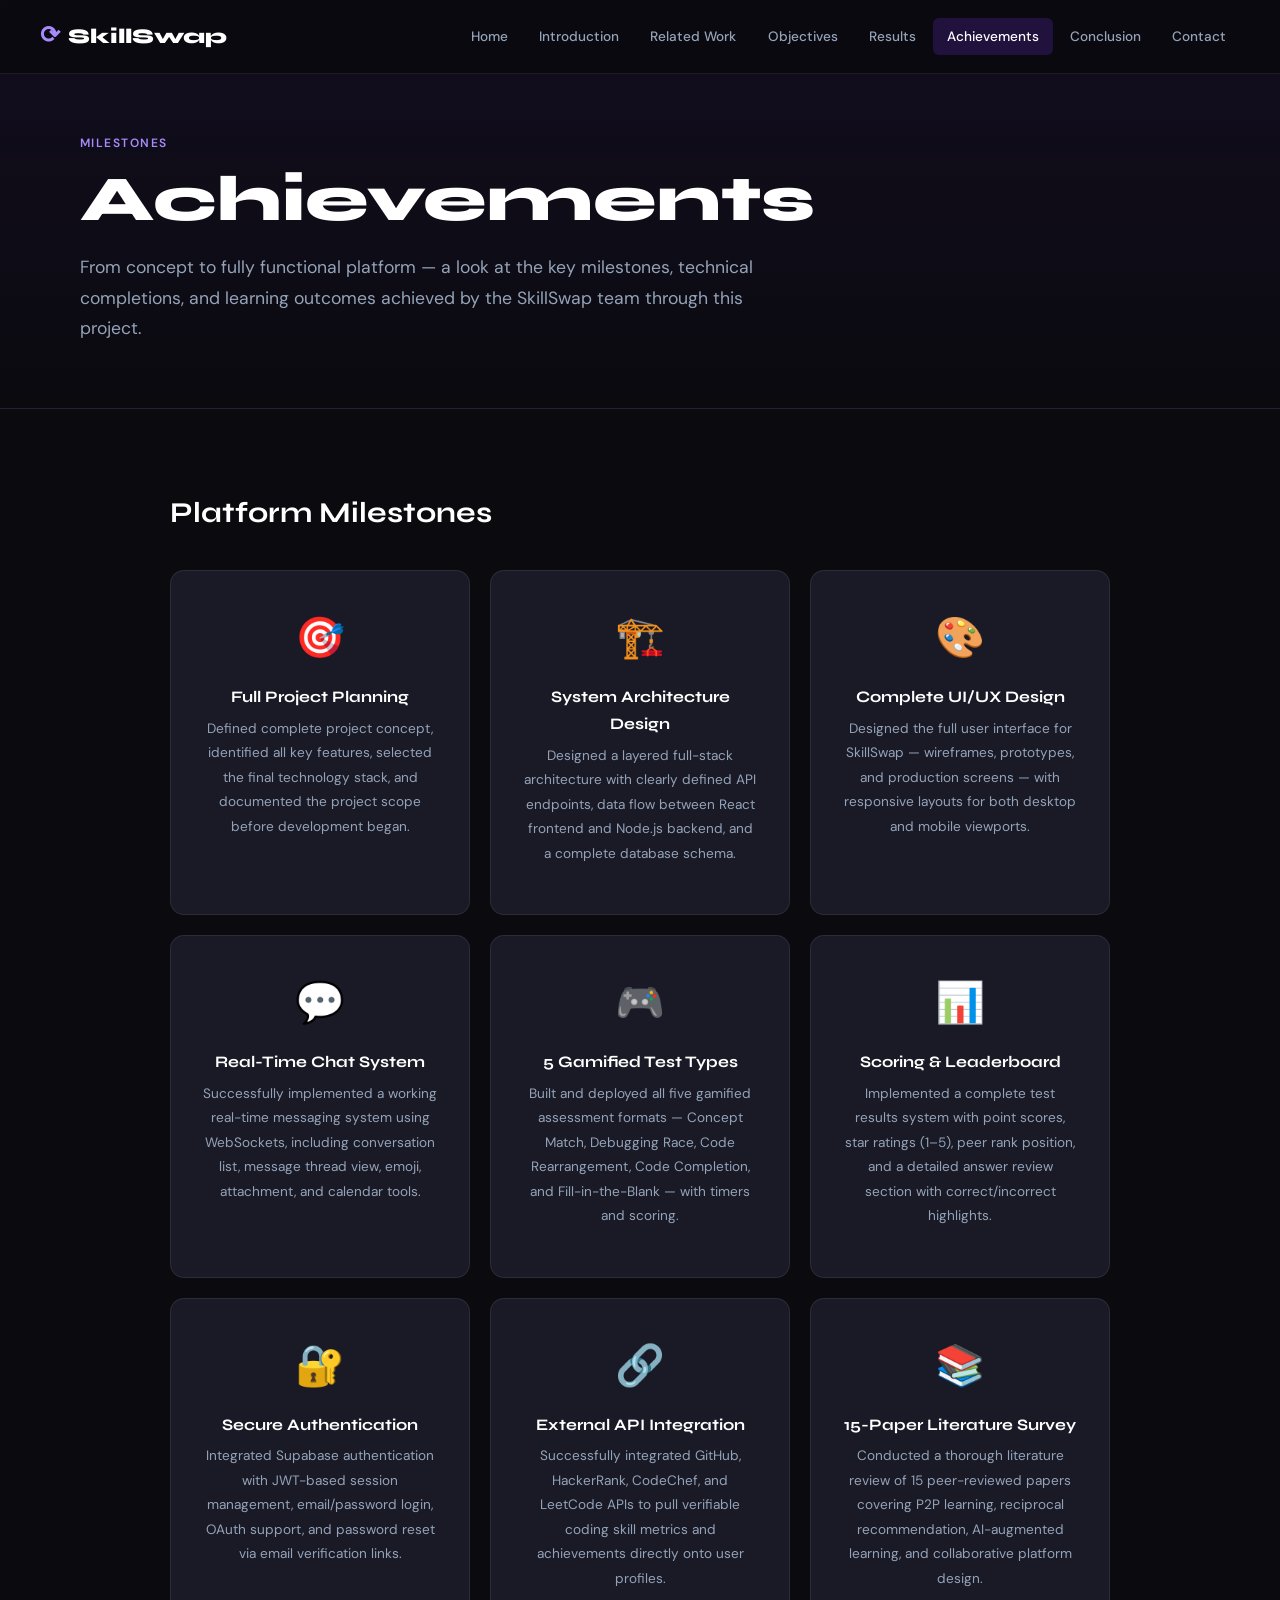
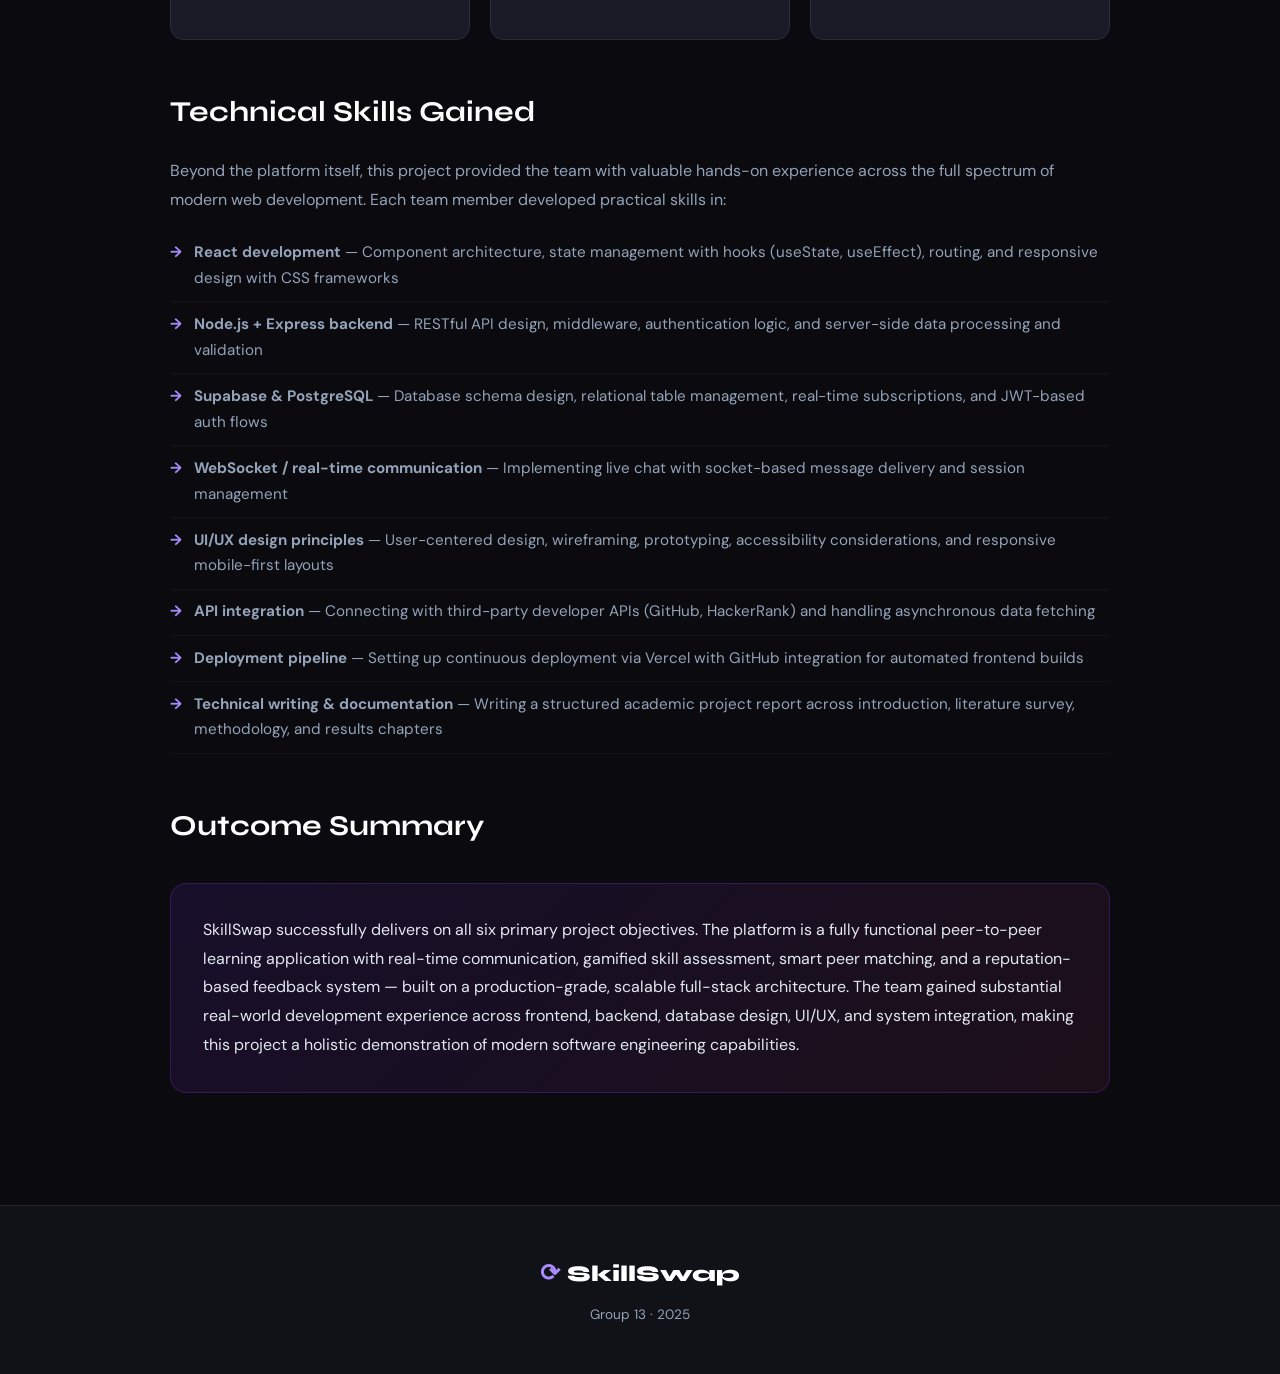
<file: achievements.html>
<!DOCTYPE html>
<html lang="en">
<head>
  <meta charset="UTF-8" /><meta name="viewport" content="width=device-width, initial-scale=1.0"/>
  <title>Achievements — SkillSwap</title>
  <link rel="stylesheet" href="style.css" />
  <link href="https://fonts.googleapis.com/css2?family=Syne:wght@400;600;700;800&family=DM+Sans:ital,wght@0,300;0,400;0,500;1,300&display=swap" rel="stylesheet"/>
</head>
<body>
  <nav class="navbar" id="navbar">
    <div class="nav-brand"><span class="brand-icon">⟳</span><span class="brand-text">SkillSwap</span></div>
    <ul class="nav-links">
      <li><a href="index.html">Home</a></li>
      <li><a href="introduction.html">Introduction</a></li>
      <li><a href="related-work.html">Related Work</a></li>
      <li><a href="objectives.html">Objectives</a></li>
      <li><a href="results.html">Results</a></li>
      <li><a href="achievements.html" class="active">Achievements</a></li>
      <li><a href="conclusion.html">Conclusion</a></li>
      <li><a href="contact.html">Contact</a></li>
    </ul>
    <div class="nav-toggle" id="navToggle">&#9776;</div>
  </nav>

  <div class="page-hero">
    <span class="page-hero-label">Milestones</span>
    <h1>Achievements</h1>
    <p class="lead">From concept to fully functional platform — a look at the key milestones, technical completions, and learning outcomes achieved by the SkillSwap team through this project.</p>
  </div>

  <div class="page-content">

    <h2>Platform Milestones</h2>
    <div class="ach-grid">
      <div class="ach-card">
        <span class="ach-icon">🎯</span>
        <h3>Full Project Planning</h3>
        <p>Defined complete project concept, identified all key features, selected the final technology stack, and documented the project scope before development began.</p>
      </div>
      <div class="ach-card">
        <span class="ach-icon">🏗️</span>
        <h3>System Architecture Design</h3>
        <p>Designed a layered full-stack architecture with clearly defined API endpoints, data flow between React frontend and Node.js backend, and a complete database schema.</p>
      </div>
      <div class="ach-card">
        <span class="ach-icon">🎨</span>
        <h3>Complete UI/UX Design</h3>
        <p>Designed the full user interface for SkillSwap — wireframes, prototypes, and production screens — with responsive layouts for both desktop and mobile viewports.</p>
      </div>
      <div class="ach-card">
        <span class="ach-icon">💬</span>
        <h3>Real-Time Chat System</h3>
        <p>Successfully implemented a working real-time messaging system using WebSockets, including conversation list, message thread view, emoji, attachment, and calendar tools.</p>
      </div>
      <div class="ach-card">
        <span class="ach-icon">🎮</span>
        <h3>5 Gamified Test Types</h3>
        <p>Built and deployed all five gamified assessment formats — Concept Match, Debugging Race, Code Rearrangement, Code Completion, and Fill-in-the-Blank — with timers and scoring.</p>
      </div>
      <div class="ach-card">
        <span class="ach-icon">📊</span>
        <h3>Scoring &amp; Leaderboard</h3>
        <p>Implemented a complete test results system with point scores, star ratings (1–5), peer rank position, and a detailed answer review section with correct/incorrect highlights.</p>
      </div>
      <div class="ach-card">
        <span class="ach-icon">🔐</span>
        <h3>Secure Authentication</h3>
        <p>Integrated Supabase authentication with JWT-based session management, email/password login, OAuth support, and password reset via email verification links.</p>
      </div>
      <div class="ach-card">
        <span class="ach-icon">🔗</span>
        <h3>External API Integration</h3>
        <p>Successfully integrated GitHub, HackerRank, CodeChef, and LeetCode APIs to pull verifiable coding skill metrics and achievements directly onto user profiles.</p>
      </div>
      <div class="ach-card">
        <span class="ach-icon">📚</span>
        <h3>15-Paper Literature Survey</h3>
        <p>Conducted a thorough literature review of 15 peer-reviewed papers covering P2P learning, reciprocal recommendation, AI-augmented learning, and collaborative platform design.</p>
      </div>
    </div>

    <h2>Technical Skills Gained</h2>
    <p>Beyond the platform itself, this project provided the team with valuable hands-on experience across the full spectrum of modern web development. Each team member developed practical skills in:</p>
    <ul>
      <li><strong>React development</strong> — Component architecture, state management with hooks (useState, useEffect), routing, and responsive design with CSS frameworks</li>
      <li><strong>Node.js + Express backend</strong> — RESTful API design, middleware, authentication logic, and server-side data processing and validation</li>
      <li><strong>Supabase &amp; PostgreSQL</strong> — Database schema design, relational table management, real-time subscriptions, and JWT-based auth flows</li>
      <li><strong>WebSocket / real-time communication</strong> — Implementing live chat with socket-based message delivery and session management</li>
      <li><strong>UI/UX design principles</strong> — User-centered design, wireframing, prototyping, accessibility considerations, and responsive mobile-first layouts</li>
      <li><strong>API integration</strong> — Connecting with third-party developer APIs (GitHub, HackerRank) and handling asynchronous data fetching</li>
      <li><strong>Deployment pipeline</strong> — Setting up continuous deployment via Vercel with GitHub integration for automated frontend builds</li>
      <li><strong>Technical writing &amp; documentation</strong> — Writing a structured academic project report across introduction, literature survey, methodology, and results chapters</li>
    </ul>

    <h2>Outcome Summary</h2>
    <div class="highlight-box">
      <p>SkillSwap successfully delivers on all six primary project objectives. The platform is a fully functional peer-to-peer learning application with real-time communication, gamified skill assessment, smart peer matching, and a reputation-based feedback system — built on a production-grade, scalable full-stack architecture. The team gained substantial real-world development experience across frontend, backend, database design, UI/UX, and system integration, making this project a holistic demonstration of modern software engineering capabilities.</p>
    </div>

  </div>

  <footer class="footer">
    <div class="footer-inner">
      <div class="footer-brand"><span class="brand-icon">⟳</span> SkillSwap</div>
      <p class="footer-sub">Group 13 · 2025</p>
    </div>
  </footer>
  <script src="main.js"></script>
</body>
</html>
</file>
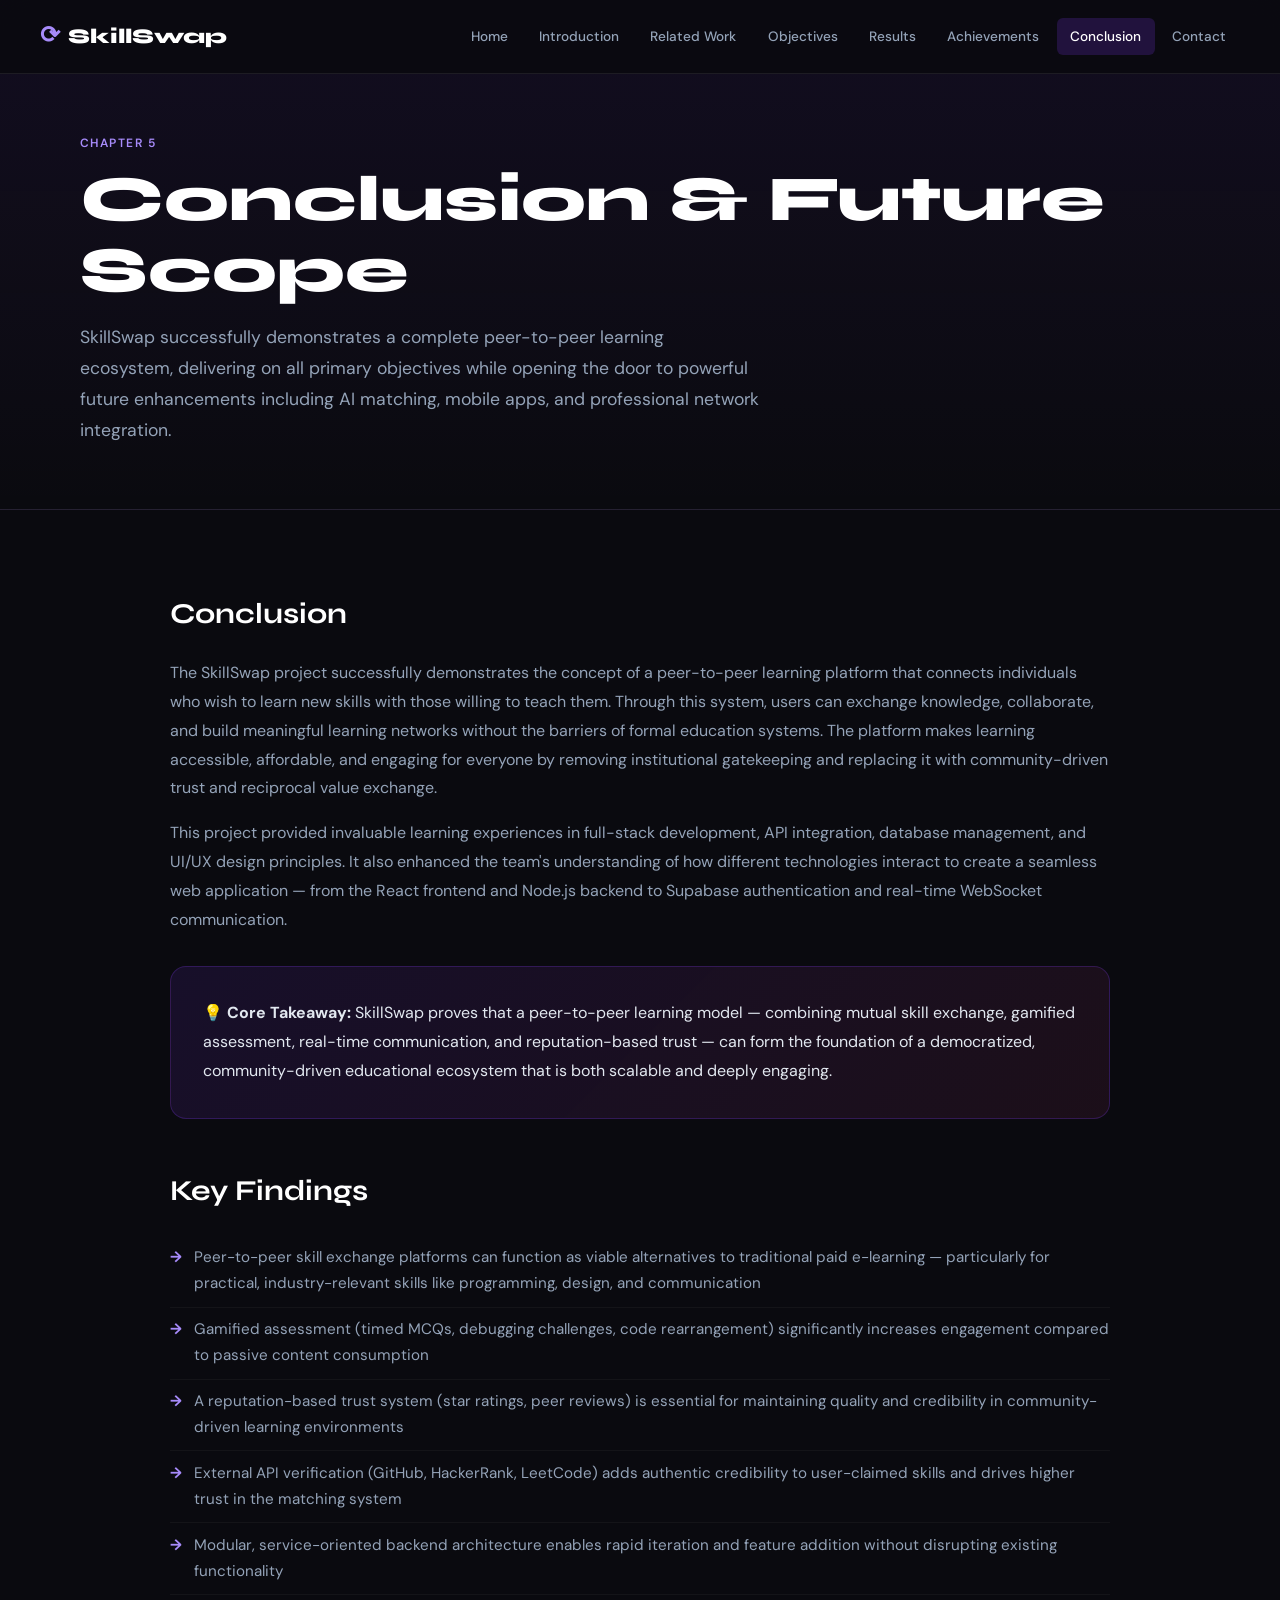
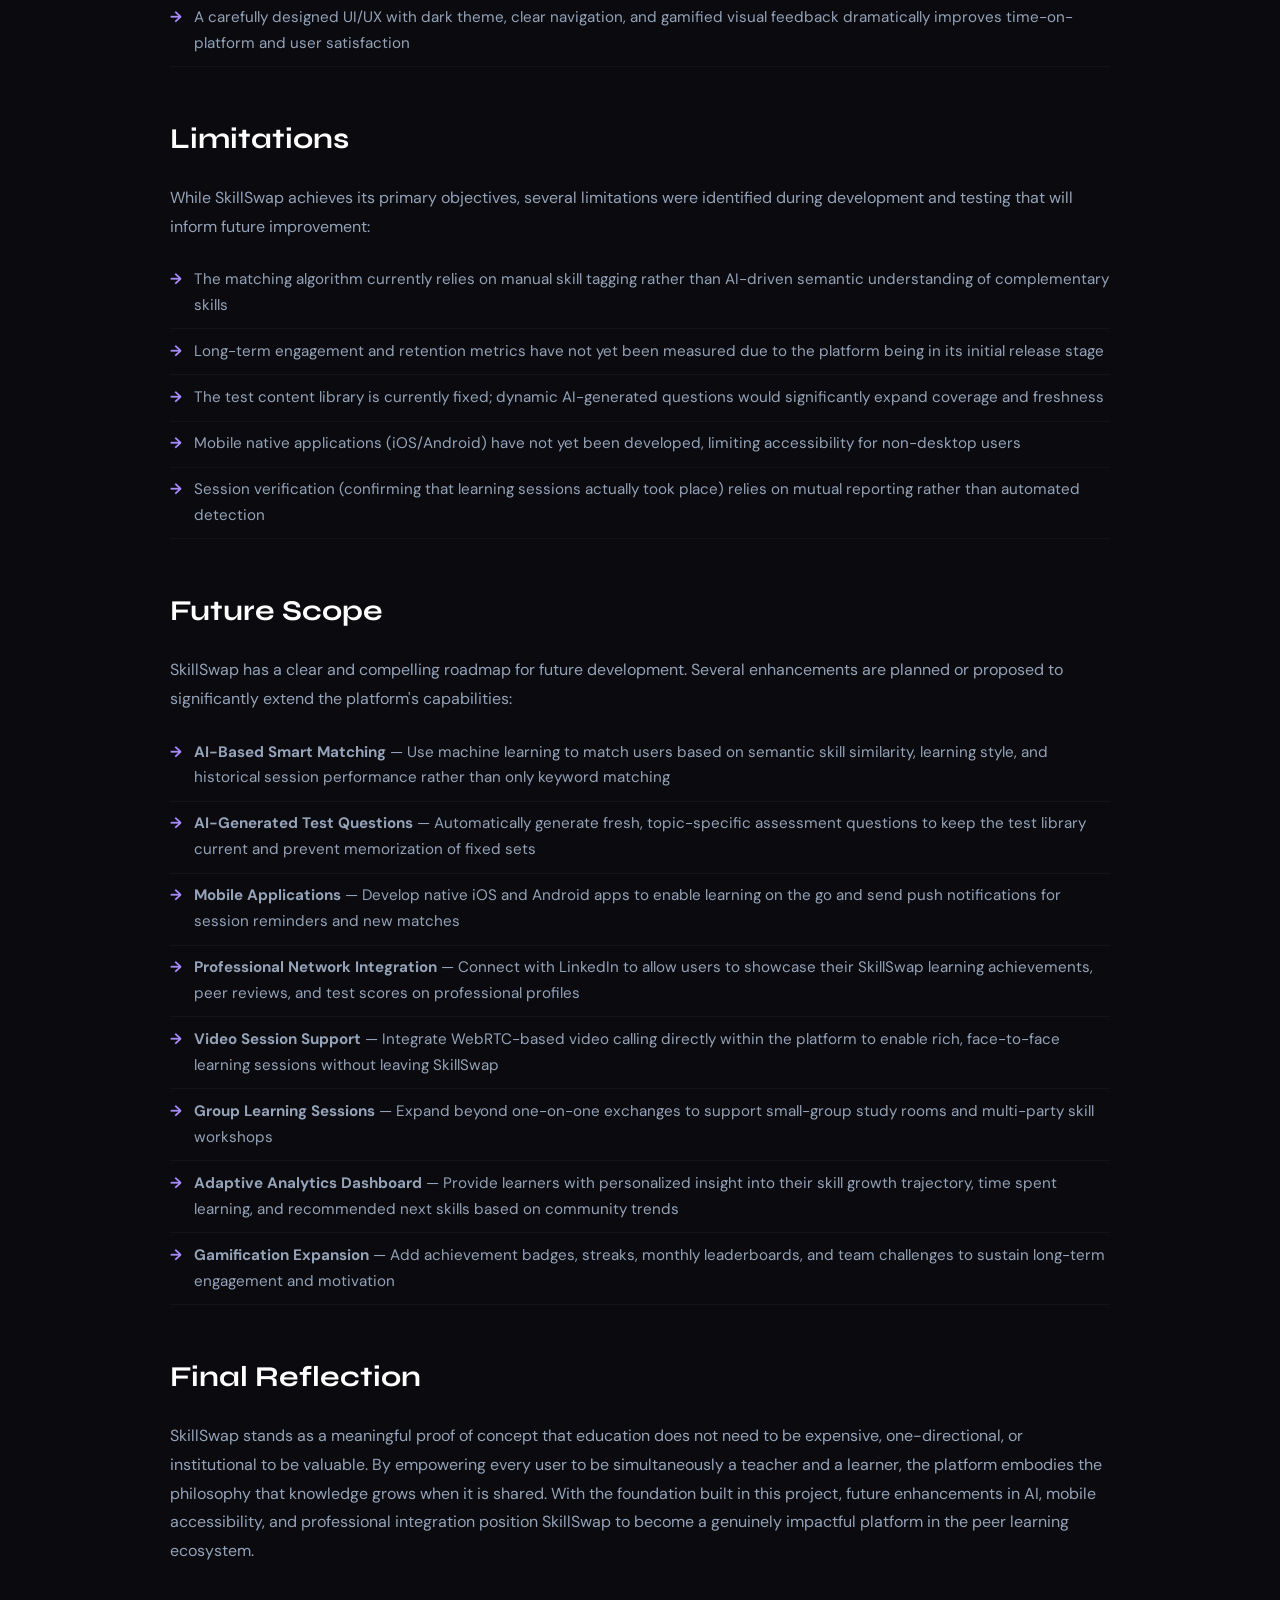
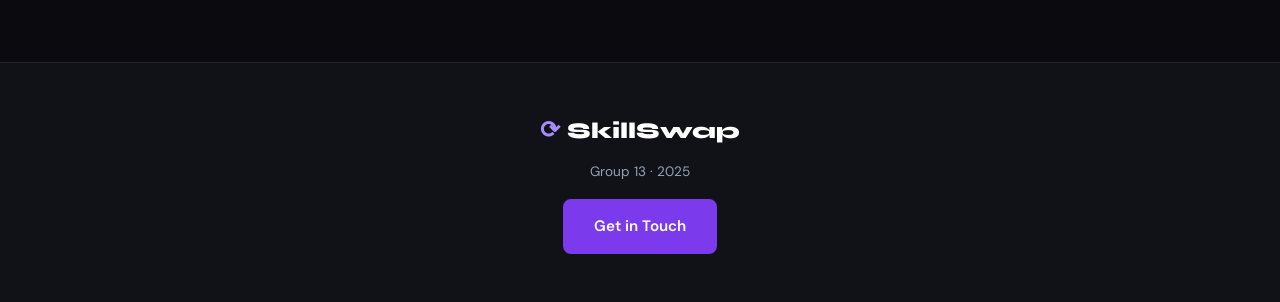
<file: conclusion.html>
<!DOCTYPE html>
<html lang="en">
<head>
  <meta charset="UTF-8" /><meta name="viewport" content="width=device-width, initial-scale=1.0"/>
  <title>Conclusion — SkillSwap</title>
  <link rel="stylesheet" href="style.css" />
  <link href="https://fonts.googleapis.com/css2?family=Syne:wght@400;600;700;800&family=DM+Sans:ital,wght@0,300;0,400;0,500;1,300&display=swap" rel="stylesheet"/>
</head>
<body>
  <nav class="navbar" id="navbar">
    <div class="nav-brand"><span class="brand-icon">⟳</span><span class="brand-text">SkillSwap</span></div>
    <ul class="nav-links">
      <li><a href="index.html">Home</a></li>
      <li><a href="introduction.html">Introduction</a></li>
      <li><a href="related-work.html">Related Work</a></li>
      <li><a href="objectives.html">Objectives</a></li>
      <li><a href="results.html">Results</a></li>
      <li><a href="achievements.html">Achievements</a></li>
      <li><a href="conclusion.html" class="active">Conclusion</a></li>
      <li><a href="contact.html">Contact</a></li>
    </ul>
    <div class="nav-toggle" id="navToggle">&#9776;</div>
  </nav>

  <div class="page-hero">
    <span class="page-hero-label">Chapter 5</span>
    <h1>Conclusion &amp; Future Scope</h1>
    <p class="lead">SkillSwap successfully demonstrates a complete peer-to-peer learning ecosystem, delivering on all primary objectives while opening the door to powerful future enhancements including AI matching, mobile apps, and professional network integration.</p>
  </div>

  <div class="page-content">

    <h2>Conclusion</h2>
    <p>The SkillSwap project successfully demonstrates the concept of a peer-to-peer learning platform that connects individuals who wish to learn new skills with those willing to teach them. Through this system, users can exchange knowledge, collaborate, and build meaningful learning networks without the barriers of formal education systems. The platform makes learning accessible, affordable, and engaging for everyone by removing institutional gatekeeping and replacing it with community-driven trust and reciprocal value exchange.</p>
    <p>This project provided invaluable learning experiences in full-stack development, API integration, database management, and UI/UX design principles. It also enhanced the team's understanding of how different technologies interact to create a seamless web application — from the React frontend and Node.js backend to Supabase authentication and real-time WebSocket communication.</p>

    <div class="highlight-box">
      <p>💡 <strong>Core Takeaway:</strong> SkillSwap proves that a peer-to-peer learning model — combining mutual skill exchange, gamified assessment, real-time communication, and reputation-based trust — can form the foundation of a democratized, community-driven educational ecosystem that is both scalable and deeply engaging.</p>
    </div>

    <h2>Key Findings</h2>
    <ul>
      <li>Peer-to-peer skill exchange platforms can function as viable alternatives to traditional paid e-learning — particularly for practical, industry-relevant skills like programming, design, and communication</li>
      <li>Gamified assessment (timed MCQs, debugging challenges, code rearrangement) significantly increases engagement compared to passive content consumption</li>
      <li>A reputation-based trust system (star ratings, peer reviews) is essential for maintaining quality and credibility in community-driven learning environments</li>
      <li>External API verification (GitHub, HackerRank, LeetCode) adds authentic credibility to user-claimed skills and drives higher trust in the matching system</li>
      <li>Modular, service-oriented backend architecture enables rapid iteration and feature addition without disrupting existing functionality</li>
      <li>A carefully designed UI/UX with dark theme, clear navigation, and gamified visual feedback dramatically improves time-on-platform and user satisfaction</li>
    </ul>

    <h2>Limitations</h2>
    <p>While SkillSwap achieves its primary objectives, several limitations were identified during development and testing that will inform future improvement:</p>
    <ul>
      <li>The matching algorithm currently relies on manual skill tagging rather than AI-driven semantic understanding of complementary skills</li>
      <li>Long-term engagement and retention metrics have not yet been measured due to the platform being in its initial release stage</li>
      <li>The test content library is currently fixed; dynamic AI-generated questions would significantly expand coverage and freshness</li>
      <li>Mobile native applications (iOS/Android) have not yet been developed, limiting accessibility for non-desktop users</li>
      <li>Session verification (confirming that learning sessions actually took place) relies on mutual reporting rather than automated detection</li>
    </ul>

    <h2>Future Scope</h2>
    <p>SkillSwap has a clear and compelling roadmap for future development. Several enhancements are planned or proposed to significantly extend the platform's capabilities:</p>
    <ul>
      <li><strong>AI-Based Smart Matching</strong> — Use machine learning to match users based on semantic skill similarity, learning style, and historical session performance rather than only keyword matching</li>
      <li><strong>AI-Generated Test Questions</strong> — Automatically generate fresh, topic-specific assessment questions to keep the test library current and prevent memorization of fixed sets</li>
      <li><strong>Mobile Applications</strong> — Develop native iOS and Android apps to enable learning on the go and send push notifications for session reminders and new matches</li>
      <li><strong>Professional Network Integration</strong> — Connect with LinkedIn to allow users to showcase their SkillSwap learning achievements, peer reviews, and test scores on professional profiles</li>
      <li><strong>Video Session Support</strong> — Integrate WebRTC-based video calling directly within the platform to enable rich, face-to-face learning sessions without leaving SkillSwap</li>
      <li><strong>Group Learning Sessions</strong> — Expand beyond one-on-one exchanges to support small-group study rooms and multi-party skill workshops</li>
      <li><strong>Adaptive Analytics Dashboard</strong> — Provide learners with personalized insight into their skill growth trajectory, time spent learning, and recommended next skills based on community trends</li>
      <li><strong>Gamification Expansion</strong> — Add achievement badges, streaks, monthly leaderboards, and team challenges to sustain long-term engagement and motivation</li>
    </ul>

    <h2>Final Reflection</h2>
    <p>SkillSwap stands as a meaningful proof of concept that education does not need to be expensive, one-directional, or institutional to be valuable. By empowering every user to be simultaneously a teacher and a learner, the platform embodies the philosophy that knowledge grows when it is shared. With the foundation built in this project, future enhancements in AI, mobile accessibility, and professional integration position SkillSwap to become a genuinely impactful platform in the peer learning ecosystem.</p>

  </div>

  <footer class="footer">
    <div class="footer-inner">
      <div class="footer-brand"><span class="brand-icon">⟳</span> SkillSwap</div>
      <p class="footer-sub">Group 13 · 2025</p>
      <a href="contact.html" class="btn-primary" style="margin-top:1rem;display:inline-block;">Get in Touch</a>
    </div>
  </footer>
  <script src="main.js"></script>
</body>
</html>
</file>
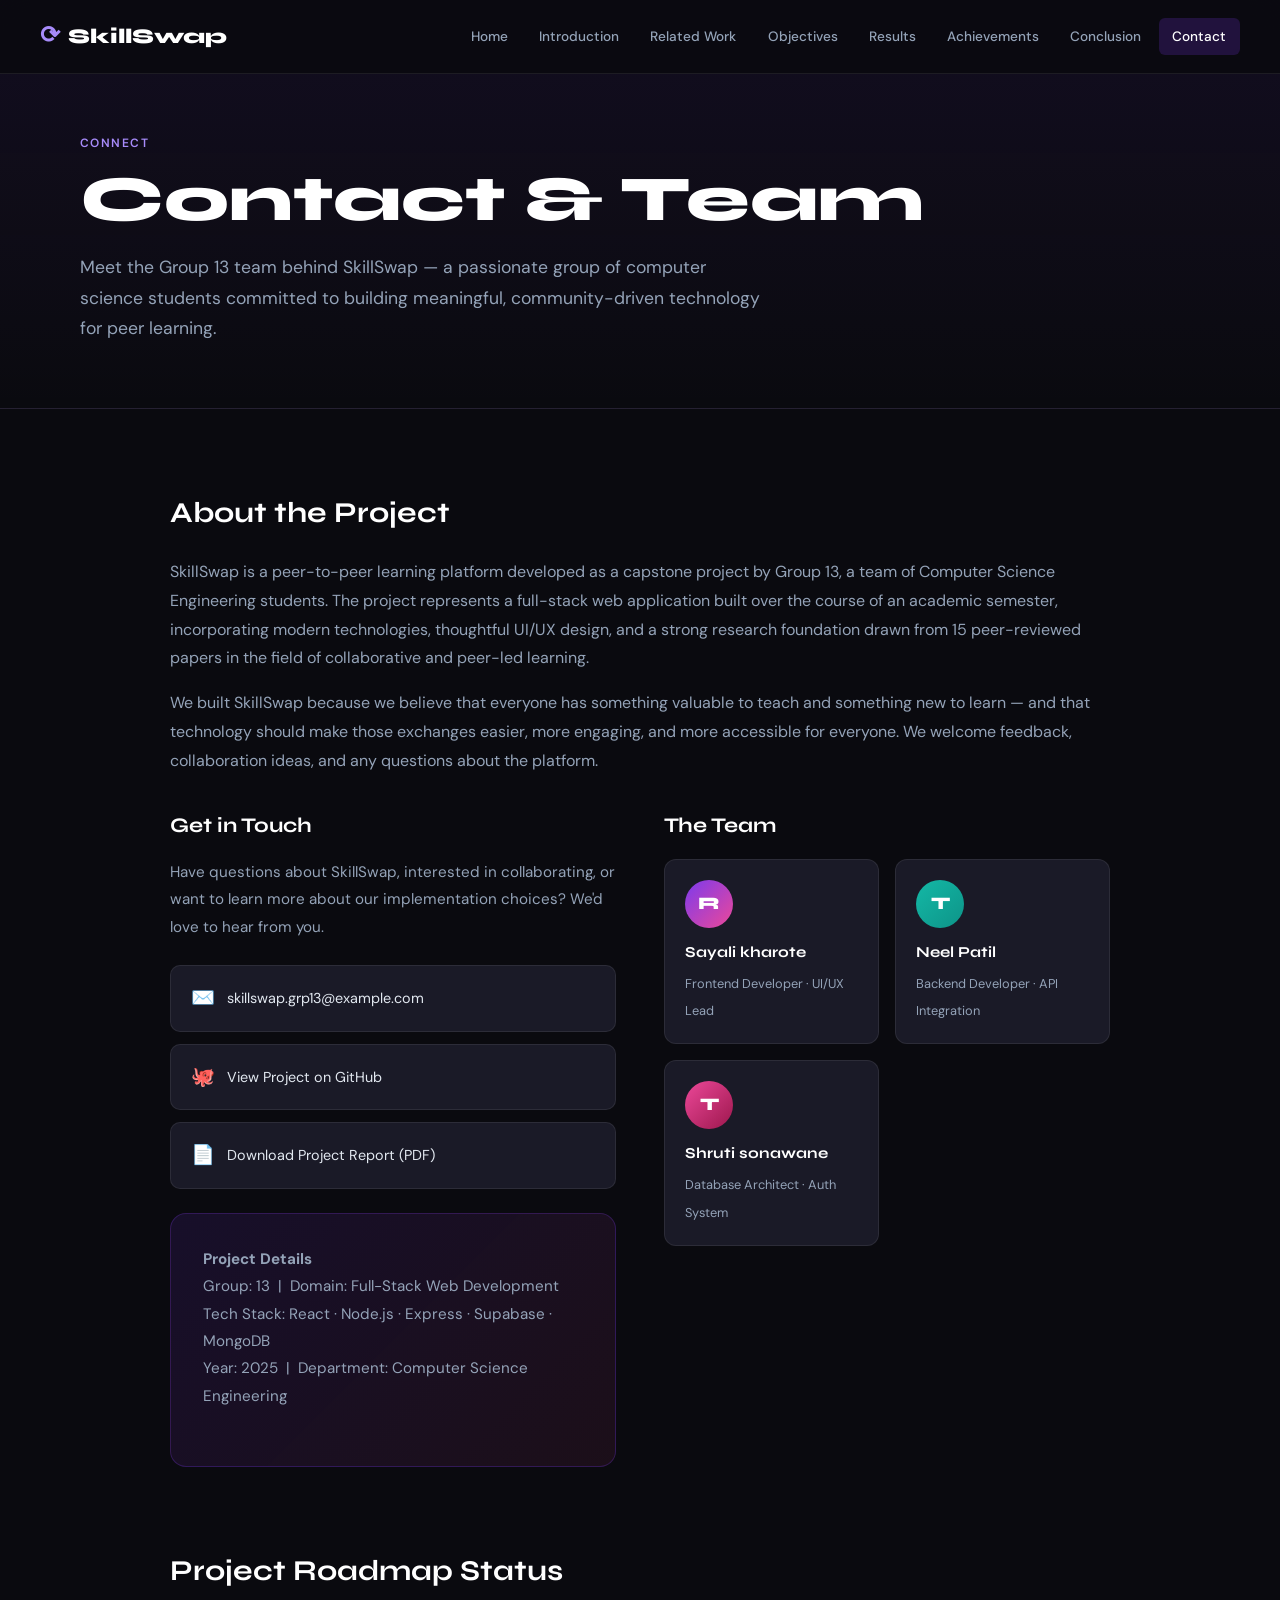
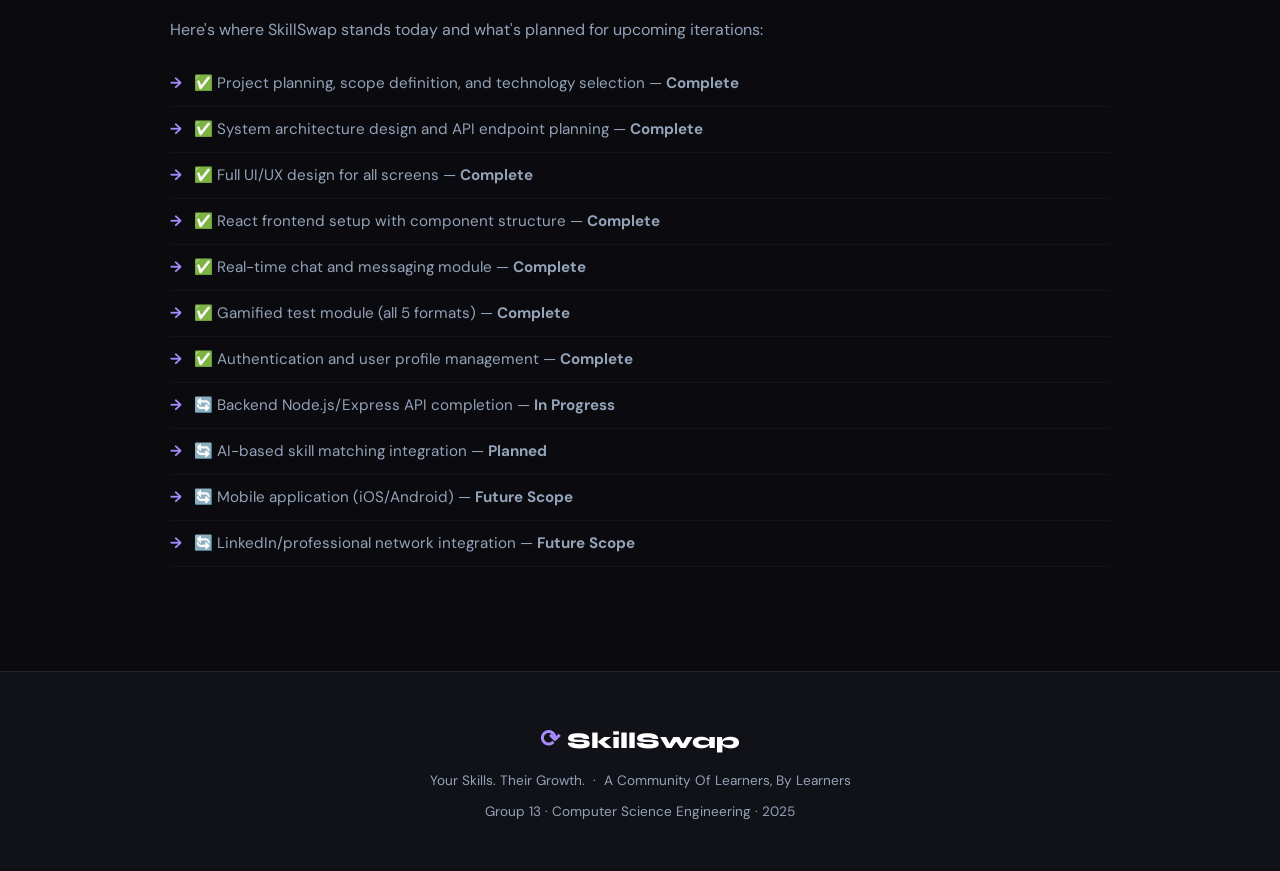
<file: contact.html>
<!DOCTYPE html>
<html lang="en">
<head>
  <meta charset="UTF-8" /><meta name="viewport" content="width=device-width, initial-scale=1.0"/>
  <title>Contact — SkillSwap</title>
  <link rel="stylesheet" href="style.css" />
  <link href="https://fonts.googleapis.com/css2?family=Syne:wght@400;600;700;800&family=DM+Sans:ital,wght@0,300;0,400;0,500;1,300&display=swap" rel="stylesheet"/>
</head>
<body>
  <nav class="navbar" id="navbar">
    <div class="nav-brand"><span class="brand-icon">⟳</span><span class="brand-text">SkillSwap</span></div>
    <ul class="nav-links">
      <li><a href="index.html">Home</a></li>
      <li><a href="introduction.html">Introduction</a></li>
      <li><a href="related-work.html">Related Work</a></li>
      <li><a href="objectives.html">Objectives</a></li>
      <li><a href="results.html">Results</a></li>
      <li><a href="achievements.html">Achievements</a></li>
      <li><a href="conclusion.html">Conclusion</a></li>
      <li><a href="contact.html" class="active">Contact</a></li>
    </ul>
    <div class="nav-toggle" id="navToggle">&#9776;</div>
  </nav>

  <div class="page-hero">
    <span class="page-hero-label">Connect</span>
    <h1>Contact &amp; Team</h1>
    <p class="lead">Meet the Group 13 team behind SkillSwap — a passionate group of computer science students committed to building meaningful, community-driven technology for peer learning.</p>
  </div>

  <div class="page-content">

    <h2>About the Project</h2>
    <p>SkillSwap is a peer-to-peer learning platform developed as a capstone project by Group 13, a team of Computer Science Engineering students. The project represents a full-stack web application built over the course of an academic semester, incorporating modern technologies, thoughtful UI/UX design, and a strong research foundation drawn from 15 peer-reviewed papers in the field of collaborative and peer-led learning.</p>
    <p>We built SkillSwap because we believe that everyone has something valuable to teach and something new to learn — and that technology should make those exchanges easier, more engaging, and more accessible for everyone. We welcome feedback, collaboration ideas, and any questions about the platform.</p>

    <div class="contact-grid">
      <div class="contact-info">
        <h3>Get in Touch</h3>
        <p>Have questions about SkillSwap, interested in collaborating, or want to learn more about our implementation choices? We'd love to hear from you.</p>
        <a class="contact-link" href="mailto:skillswap.grp13@example.com">
          <span class="contact-link-icon">✉️</span>
          skillswap.grp13@example.com
        </a>
        <a class="contact-link" href="https://github.com/" target="_blank">
          <span class="contact-link-icon">🐙</span>
          View Project on GitHub
        </a>
        <a class="contact-link" href="#">
          <span class="contact-link-icon">📄</span>
          Download Project Report (PDF)
        </a>
        <div class="highlight-box" style="margin-top:1.5rem;">
          <p><strong>Project Details</strong><br/>
          Group: 13 &nbsp;|&nbsp; Domain: Full-Stack Web Development<br/>
          Tech Stack: React · Node.js · Express · Supabase · MongoDB<br/>
          Year: 2025 &nbsp;|&nbsp; Department: Computer Science Engineering</p>
        </div>
      </div>

      <div>
        <h3 style="font-family:var(--font-display);font-size:1.3rem;font-weight:700;color:var(--white);margin-bottom:1rem;">The Team</h3>
        <div class="team-grid">
          <div class="team-card">
            <div class="team-avatar">R</div>
            <h4>Sayali kharote</h4>
            <span>Frontend Developer · UI/UX Lead</span>
          </div>
          <div class="team-card">
            <div class="team-avatar" style="background:linear-gradient(135deg,#14b8a6,#0d9488);">T</div>
            <h4>Neel Patil</h4>
            <span>Backend Developer · API Integration</span>
          </div>
          <div class="team-card">
            <div class="team-avatar" style="background:linear-gradient(135deg,#ec4899,#9d174d);">T</div>
            <h4>Shruti sonawane</h4>
            <span>Database Architect · Auth System</span>
          </div>
          
        </div>
      </div>
    </div>

    <h2 style="margin-top:3rem;">Project Roadmap Status</h2>
    <p>Here's where SkillSwap stands today and what's planned for upcoming iterations:</p>
    <ul>
      <li>✅ Project planning, scope definition, and technology selection — <strong>Complete</strong></li>
      <li>✅ System architecture design and API endpoint planning — <strong>Complete</strong></li>
      <li>✅ Full UI/UX design for all screens — <strong>Complete</strong></li>
      <li>✅ React frontend setup with component structure — <strong>Complete</strong></li>
      <li>✅ Real-time chat and messaging module — <strong>Complete</strong></li>
      <li>✅ Gamified test module (all 5 formats) — <strong>Complete</strong></li>
      <li>✅ Authentication and user profile management — <strong>Complete</strong></li>
      <li>🔄 Backend Node.js/Express API completion — <strong>In Progress</strong></li>
      <li>🔄 AI-based skill matching integration — <strong>Planned</strong></li>
      <li>🔄 Mobile application (iOS/Android) — <strong>Future Scope</strong></li>
      <li>🔄 LinkedIn/professional network integration — <strong>Future Scope</strong></li>
    </ul>

  </div>

  <footer class="footer">
    <div class="footer-inner">
      <div class="footer-brand"><span class="brand-icon">⟳</span> SkillSwap</div>
      <p class="footer-sub">Your Skills. Their Growth. &nbsp;·&nbsp; A Community Of Learners, By Learners</p>
      <p class="footer-sub" style="margin-top:0.5rem;">Group 13 · Computer Science Engineering · 2025</p>
    </div>
  </footer>
  <script src="main.js"></script>
</body>
</html>
</file>
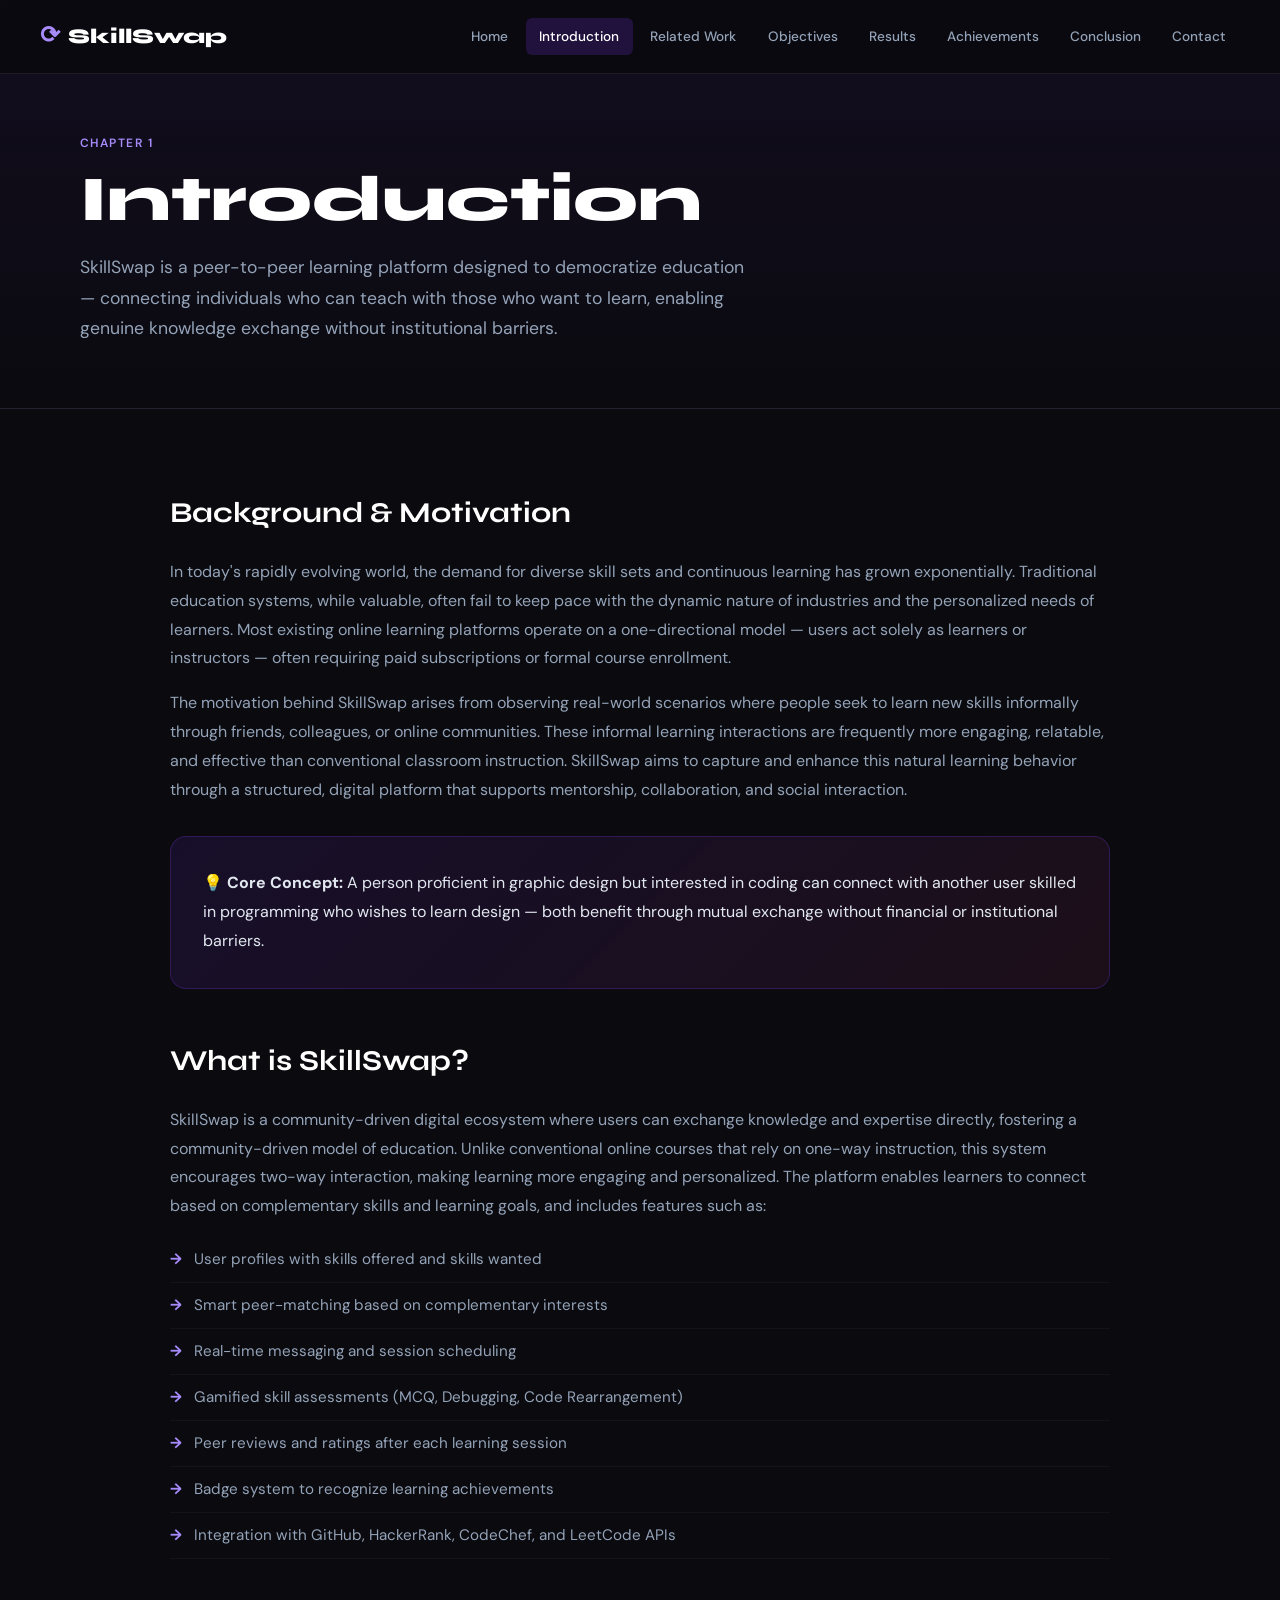
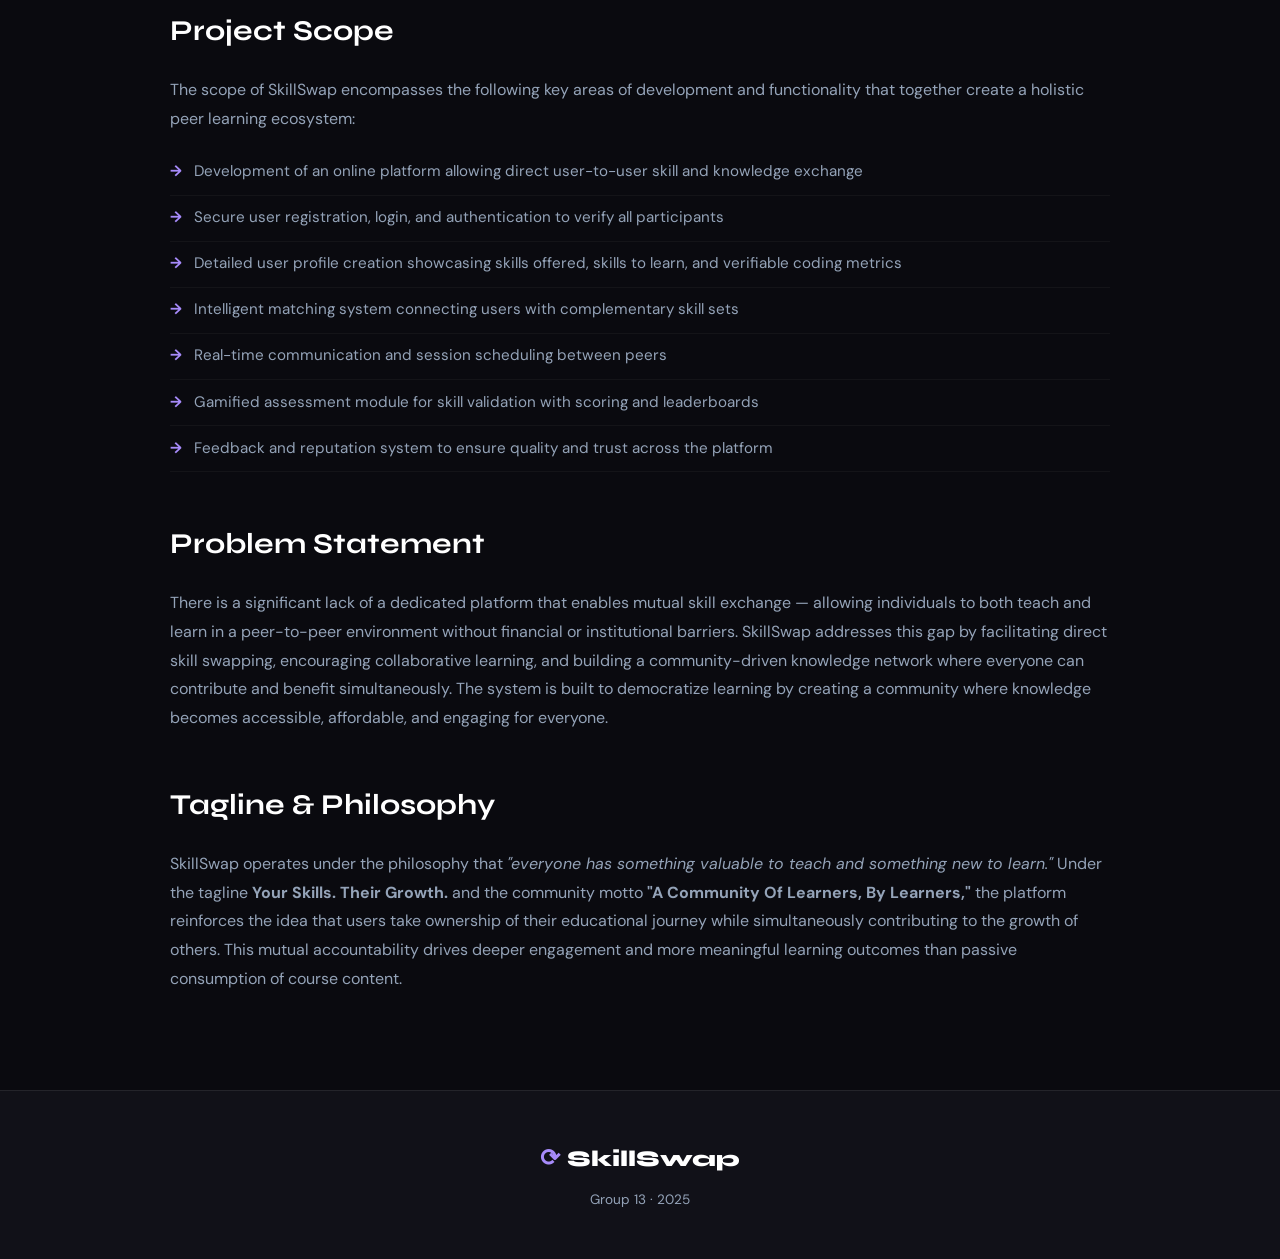
<file: introduction.html>
<!DOCTYPE html>
<html lang="en">
<head>
  <meta charset="UTF-8" /><meta name="viewport" content="width=device-width, initial-scale=1.0"/>
  <title>Introduction — SkillSwap</title>
  <link rel="stylesheet" href="style.css" />
  <link href="https://fonts.googleapis.com/css2?family=Syne:wght@400;600;700;800&family=DM+Sans:ital,wght@0,300;0,400;0,500;1,300&display=swap" rel="stylesheet"/>
</head>
<body>
  <nav class="navbar" id="navbar">
    <div class="nav-brand"><span class="brand-icon">⟳</span><span class="brand-text">SkillSwap</span></div>
    <ul class="nav-links">
      <li><a href="index.html">Home</a></li>
      <li><a href="introduction.html" class="active">Introduction</a></li>
      <li><a href="related-work.html">Related Work</a></li>
      <li><a href="objectives.html">Objectives</a></li>
      <li><a href="results.html">Results</a></li>
      <li><a href="achievements.html">Achievements</a></li>
      <li><a href="conclusion.html">Conclusion</a></li>
      <li><a href="contact.html">Contact</a></li>
    </ul>
    <div class="nav-toggle" id="navToggle">&#9776;</div>
  </nav>

  <div class="page-hero">
    <span class="page-hero-label">Chapter 1</span>
    <h1>Introduction</h1>
    <p class="lead">SkillSwap is a peer-to-peer learning platform designed to democratize education — connecting individuals who can teach with those who want to learn, enabling genuine knowledge exchange without institutional barriers.</p>
  </div>

  <div class="page-content">

    <h2>Background & Motivation</h2>
    <p>In today's rapidly evolving world, the demand for diverse skill sets and continuous learning has grown exponentially. Traditional education systems, while valuable, often fail to keep pace with the dynamic nature of industries and the personalized needs of learners. Most existing online learning platforms operate on a one-directional model — users act solely as learners or instructors — often requiring paid subscriptions or formal course enrollment.</p>
    <p>The motivation behind SkillSwap arises from observing real-world scenarios where people seek to learn new skills informally through friends, colleagues, or online communities. These informal learning interactions are frequently more engaging, relatable, and effective than conventional classroom instruction. SkillSwap aims to capture and enhance this natural learning behavior through a structured, digital platform that supports mentorship, collaboration, and social interaction.</p>

    <div class="highlight-box">
      <p>💡 <strong>Core Concept:</strong> A person proficient in graphic design but interested in coding can connect with another user skilled in programming who wishes to learn design — both benefit through mutual exchange without financial or institutional barriers.</p>
    </div>

    <h2>What is SkillSwap?</h2>
    <p>SkillSwap is a community-driven digital ecosystem where users can exchange knowledge and expertise directly, fostering a community-driven model of education. Unlike conventional online courses that rely on one-way instruction, this system encourages two-way interaction, making learning more engaging and personalized. The platform enables learners to connect based on complementary skills and learning goals, and includes features such as:</p>
    <ul>
      <li>User profiles with skills offered and skills wanted</li>
      <li>Smart peer-matching based on complementary interests</li>
      <li>Real-time messaging and session scheduling</li>
      <li>Gamified skill assessments (MCQ, Debugging, Code Rearrangement)</li>
      <li>Peer reviews and ratings after each learning session</li>
      <li>Badge system to recognize learning achievements</li>
      <li>Integration with GitHub, HackerRank, CodeChef, and LeetCode APIs</li>
    </ul>

    <h2>Project Scope</h2>
    <p>The scope of SkillSwap encompasses the following key areas of development and functionality that together create a holistic peer learning ecosystem:</p>
    <ul>
      <li>Development of an online platform allowing direct user-to-user skill and knowledge exchange</li>
      <li>Secure user registration, login, and authentication to verify all participants</li>
      <li>Detailed user profile creation showcasing skills offered, skills to learn, and verifiable coding metrics</li>
      <li>Intelligent matching system connecting users with complementary skill sets</li>
      <li>Real-time communication and session scheduling between peers</li>
      <li>Gamified assessment module for skill validation with scoring and leaderboards</li>
      <li>Feedback and reputation system to ensure quality and trust across the platform</li>
    </ul>

    <h2>Problem Statement</h2>
    <p>There is a significant lack of a dedicated platform that enables mutual skill exchange — allowing individuals to both teach and learn in a peer-to-peer environment without financial or institutional barriers. SkillSwap addresses this gap by facilitating direct skill swapping, encouraging collaborative learning, and building a community-driven knowledge network where everyone can contribute and benefit simultaneously. The system is built to democratize learning by creating a community where knowledge becomes accessible, affordable, and engaging for everyone.</p>

    <h2>Tagline & Philosophy</h2>
    <p>SkillSwap operates under the philosophy that <em>"everyone has something valuable to teach and something new to learn."</em> Under the tagline <strong>Your Skills. Their Growth.</strong> and the community motto <strong>"A Community Of Learners, By Learners,"</strong> the platform reinforces the idea that users take ownership of their educational journey while simultaneously contributing to the growth of others. This mutual accountability drives deeper engagement and more meaningful learning outcomes than passive consumption of course content.</p>

  </div>

  <footer class="footer">
    <div class="footer-inner">
      <div class="footer-brand"><span class="brand-icon">⟳</span> SkillSwap</div>
      <p class="footer-sub">Group 13 · 2025</p>
    </div>
  </footer>
  <script src="main.js"></script>
</body>
</html>
</file>
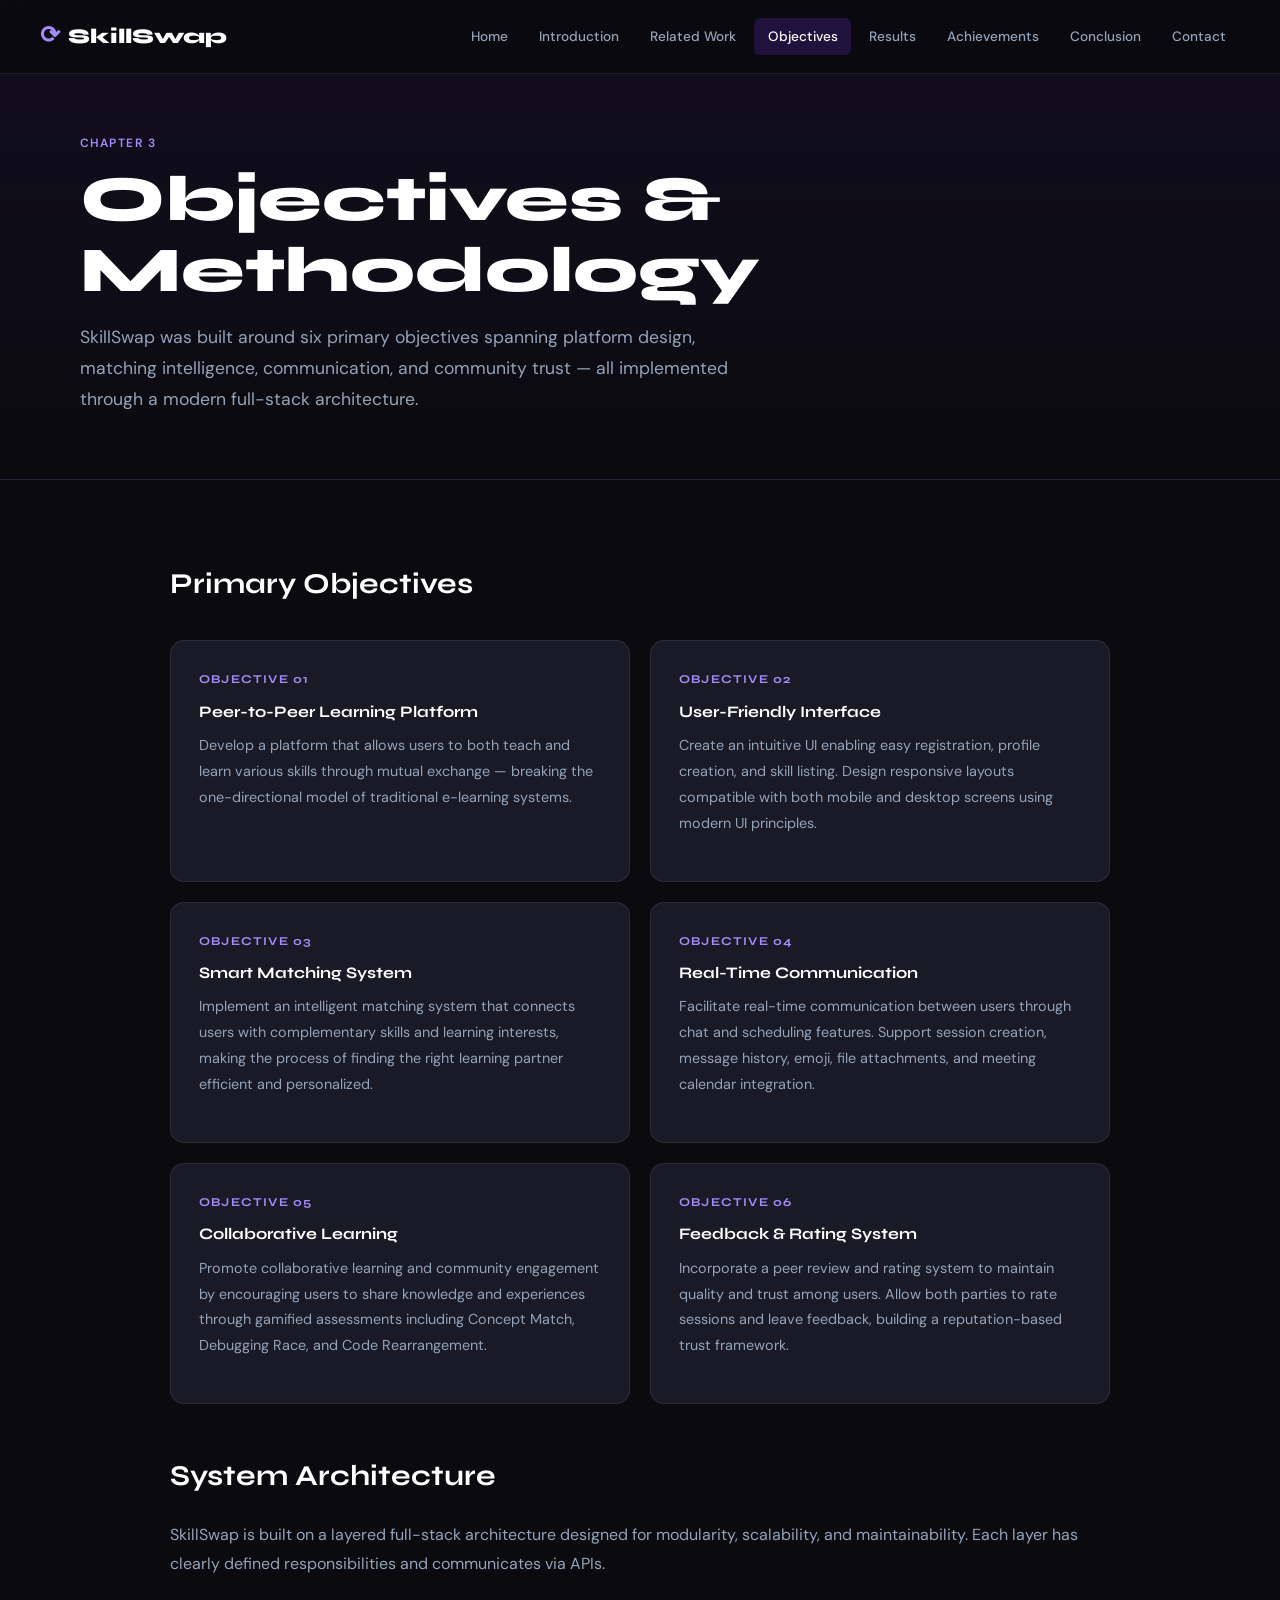
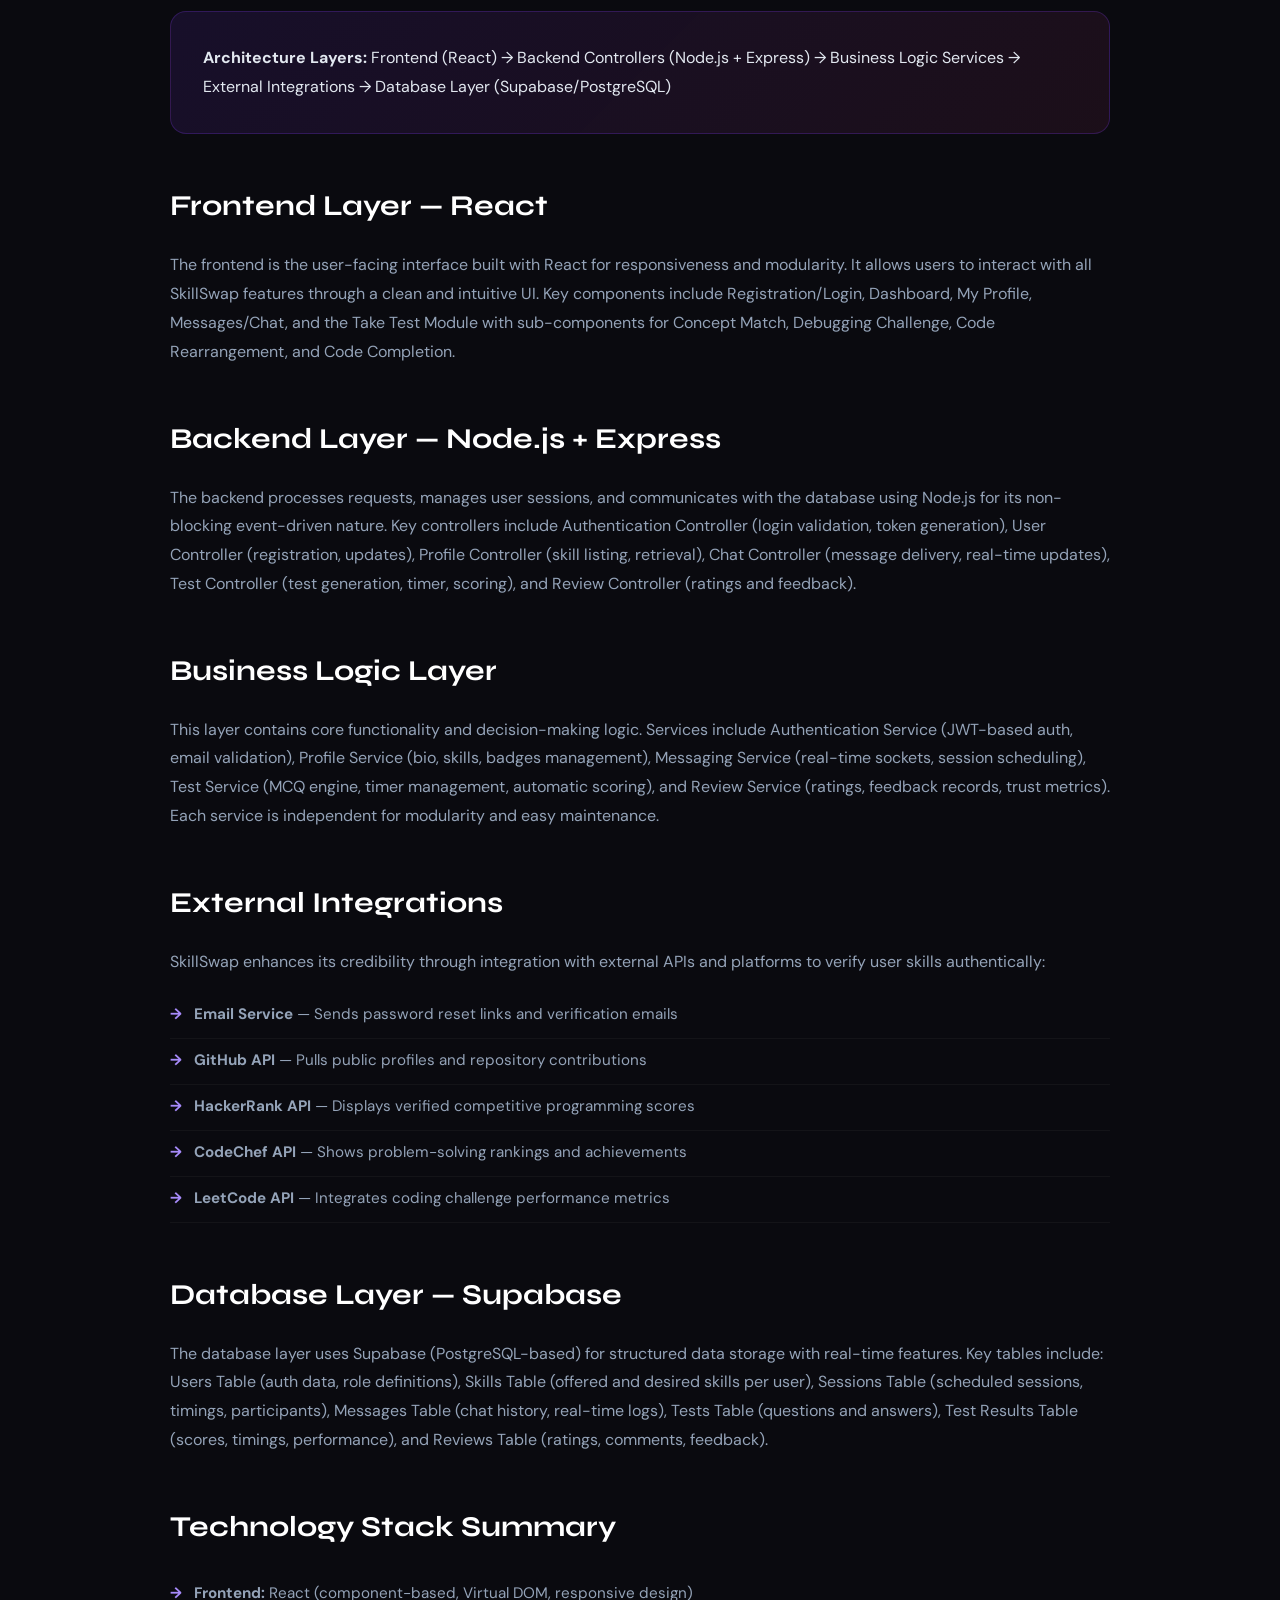
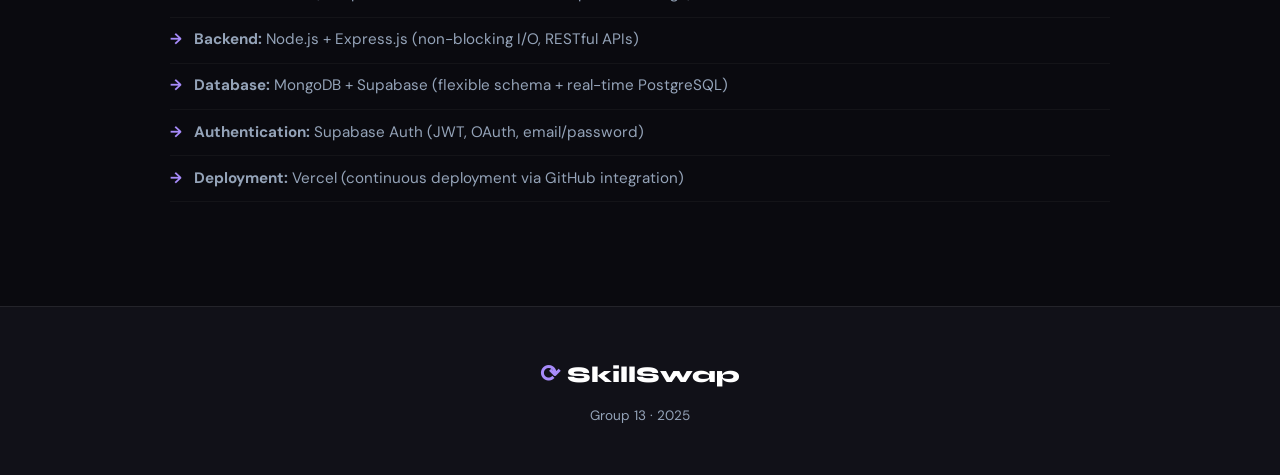
<file: objectives.html>
<!DOCTYPE html>
<html lang="en">
<head>
  <meta charset="UTF-8" /><meta name="viewport" content="width=device-width, initial-scale=1.0"/>
  <title>Objectives — SkillSwap</title>
  <link rel="stylesheet" href="style.css" />
  <link href="https://fonts.googleapis.com/css2?family=Syne:wght@400;600;700;800&family=DM+Sans:ital,wght@0,300;0,400;0,500;1,300&display=swap" rel="stylesheet"/>
</head>
<body>
  <nav class="navbar" id="navbar">
    <div class="nav-brand"><span class="brand-icon">⟳</span><span class="brand-text">SkillSwap</span></div>
    <ul class="nav-links">
      <li><a href="index.html">Home</a></li>
      <li><a href="introduction.html">Introduction</a></li>
      <li><a href="related-work.html">Related Work</a></li>
      <li><a href="objectives.html" class="active">Objectives</a></li>
      <li><a href="results.html">Results</a></li>
      <li><a href="achievements.html">Achievements</a></li>
      <li><a href="conclusion.html">Conclusion</a></li>
      <li><a href="contact.html">Contact</a></li>
    </ul>
    <div class="nav-toggle" id="navToggle">&#9776;</div>
  </nav>

  <div class="page-hero">
    <span class="page-hero-label">Chapter 3</span>
    <h1>Objectives &amp; Methodology</h1>
    <p class="lead">SkillSwap was built around six primary objectives spanning platform design, matching intelligence, communication, and community trust — all implemented through a modern full-stack architecture.</p>
  </div>

  <div class="page-content">

    <h2>Primary Objectives</h2>
    <div class="obj-grid">
      <div class="obj-card">
        <div class="obj-num">Objective 01</div>
        <h3>Peer-to-Peer Learning Platform</h3>
        <p>Develop a platform that allows users to both teach and learn various skills through mutual exchange — breaking the one-directional model of traditional e-learning systems.</p>
      </div>
      <div class="obj-card">
        <div class="obj-num">Objective 02</div>
        <h3>User-Friendly Interface</h3>
        <p>Create an intuitive UI enabling easy registration, profile creation, and skill listing. Design responsive layouts compatible with both mobile and desktop screens using modern UI principles.</p>
      </div>
      <div class="obj-card">
        <div class="obj-num">Objective 03</div>
        <h3>Smart Matching System</h3>
        <p>Implement an intelligent matching system that connects users with complementary skills and learning interests, making the process of finding the right learning partner efficient and personalized.</p>
      </div>
      <div class="obj-card">
        <div class="obj-num">Objective 04</div>
        <h3>Real-Time Communication</h3>
        <p>Facilitate real-time communication between users through chat and scheduling features. Support session creation, message history, emoji, file attachments, and meeting calendar integration.</p>
      </div>
      <div class="obj-card">
        <div class="obj-num">Objective 05</div>
        <h3>Collaborative Learning</h3>
        <p>Promote collaborative learning and community engagement by encouraging users to share knowledge and experiences through gamified assessments including Concept Match, Debugging Race, and Code Rearrangement.</p>
      </div>
      <div class="obj-card">
        <div class="obj-num">Objective 06</div>
        <h3>Feedback &amp; Rating System</h3>
        <p>Incorporate a peer review and rating system to maintain quality and trust among users. Allow both parties to rate sessions and leave feedback, building a reputation-based trust framework.</p>
      </div>
    </div>

    <h2>System Architecture</h2>
    <p>SkillSwap is built on a layered full-stack architecture designed for modularity, scalability, and maintainability. Each layer has clearly defined responsibilities and communicates via APIs.</p>

    <div class="highlight-box">
      <p><strong>Architecture Layers:</strong> Frontend (React) → Backend Controllers (Node.js + Express) → Business Logic Services → External Integrations → Database Layer (Supabase/PostgreSQL)</p>
    </div>

    <h2>Frontend Layer — React</h2>
    <p>The frontend is the user-facing interface built with React for responsiveness and modularity. It allows users to interact with all SkillSwap features through a clean and intuitive UI. Key components include Registration/Login, Dashboard, My Profile, Messages/Chat, and the Take Test Module with sub-components for Concept Match, Debugging Challenge, Code Rearrangement, and Code Completion.</p>

    <h2>Backend Layer — Node.js + Express</h2>
    <p>The backend processes requests, manages user sessions, and communicates with the database using Node.js for its non-blocking event-driven nature. Key controllers include Authentication Controller (login validation, token generation), User Controller (registration, updates), Profile Controller (skill listing, retrieval), Chat Controller (message delivery, real-time updates), Test Controller (test generation, timer, scoring), and Review Controller (ratings and feedback).</p>

    <h2>Business Logic Layer</h2>
    <p>This layer contains core functionality and decision-making logic. Services include Authentication Service (JWT-based auth, email validation), Profile Service (bio, skills, badges management), Messaging Service (real-time sockets, session scheduling), Test Service (MCQ engine, timer management, automatic scoring), and Review Service (ratings, feedback records, trust metrics). Each service is independent for modularity and easy maintenance.</p>

    <h2>External Integrations</h2>
    <p>SkillSwap enhances its credibility through integration with external APIs and platforms to verify user skills authentically:</p>
    <ul>
      <li><strong>Email Service</strong> — Sends password reset links and verification emails</li>
      <li><strong>GitHub API</strong> — Pulls public profiles and repository contributions</li>
      <li><strong>HackerRank API</strong> — Displays verified competitive programming scores</li>
      <li><strong>CodeChef API</strong> — Shows problem-solving rankings and achievements</li>
      <li><strong>LeetCode API</strong> — Integrates coding challenge performance metrics</li>
    </ul>

    <h2>Database Layer — Supabase</h2>
    <p>The database layer uses Supabase (PostgreSQL-based) for structured data storage with real-time features. Key tables include: Users Table (auth data, role definitions), Skills Table (offered and desired skills per user), Sessions Table (scheduled sessions, timings, participants), Messages Table (chat history, real-time logs), Tests Table (questions and answers), Test Results Table (scores, timings, performance), and Reviews Table (ratings, comments, feedback).</p>

    <h2>Technology Stack Summary</h2>
    <ul>
      <li><strong>Frontend:</strong> React (component-based, Virtual DOM, responsive design)</li>
      <li><strong>Backend:</strong> Node.js + Express.js (non-blocking I/O, RESTful APIs)</li>
      <li><strong>Database:</strong> MongoDB + Supabase (flexible schema + real-time PostgreSQL)</li>
      <li><strong>Authentication:</strong> Supabase Auth (JWT, OAuth, email/password)</li>
      <li><strong>Deployment:</strong> Vercel (continuous deployment via GitHub integration)</li>
    </ul>

  </div>

  <footer class="footer">
    <div class="footer-inner">
      <div class="footer-brand"><span class="brand-icon">⟳</span> SkillSwap</div>
      <p class="footer-sub">Group 13 · 2025</p>
    </div>
  </footer>
  <script src="main.js"></script>
</body>
</html>
</file>
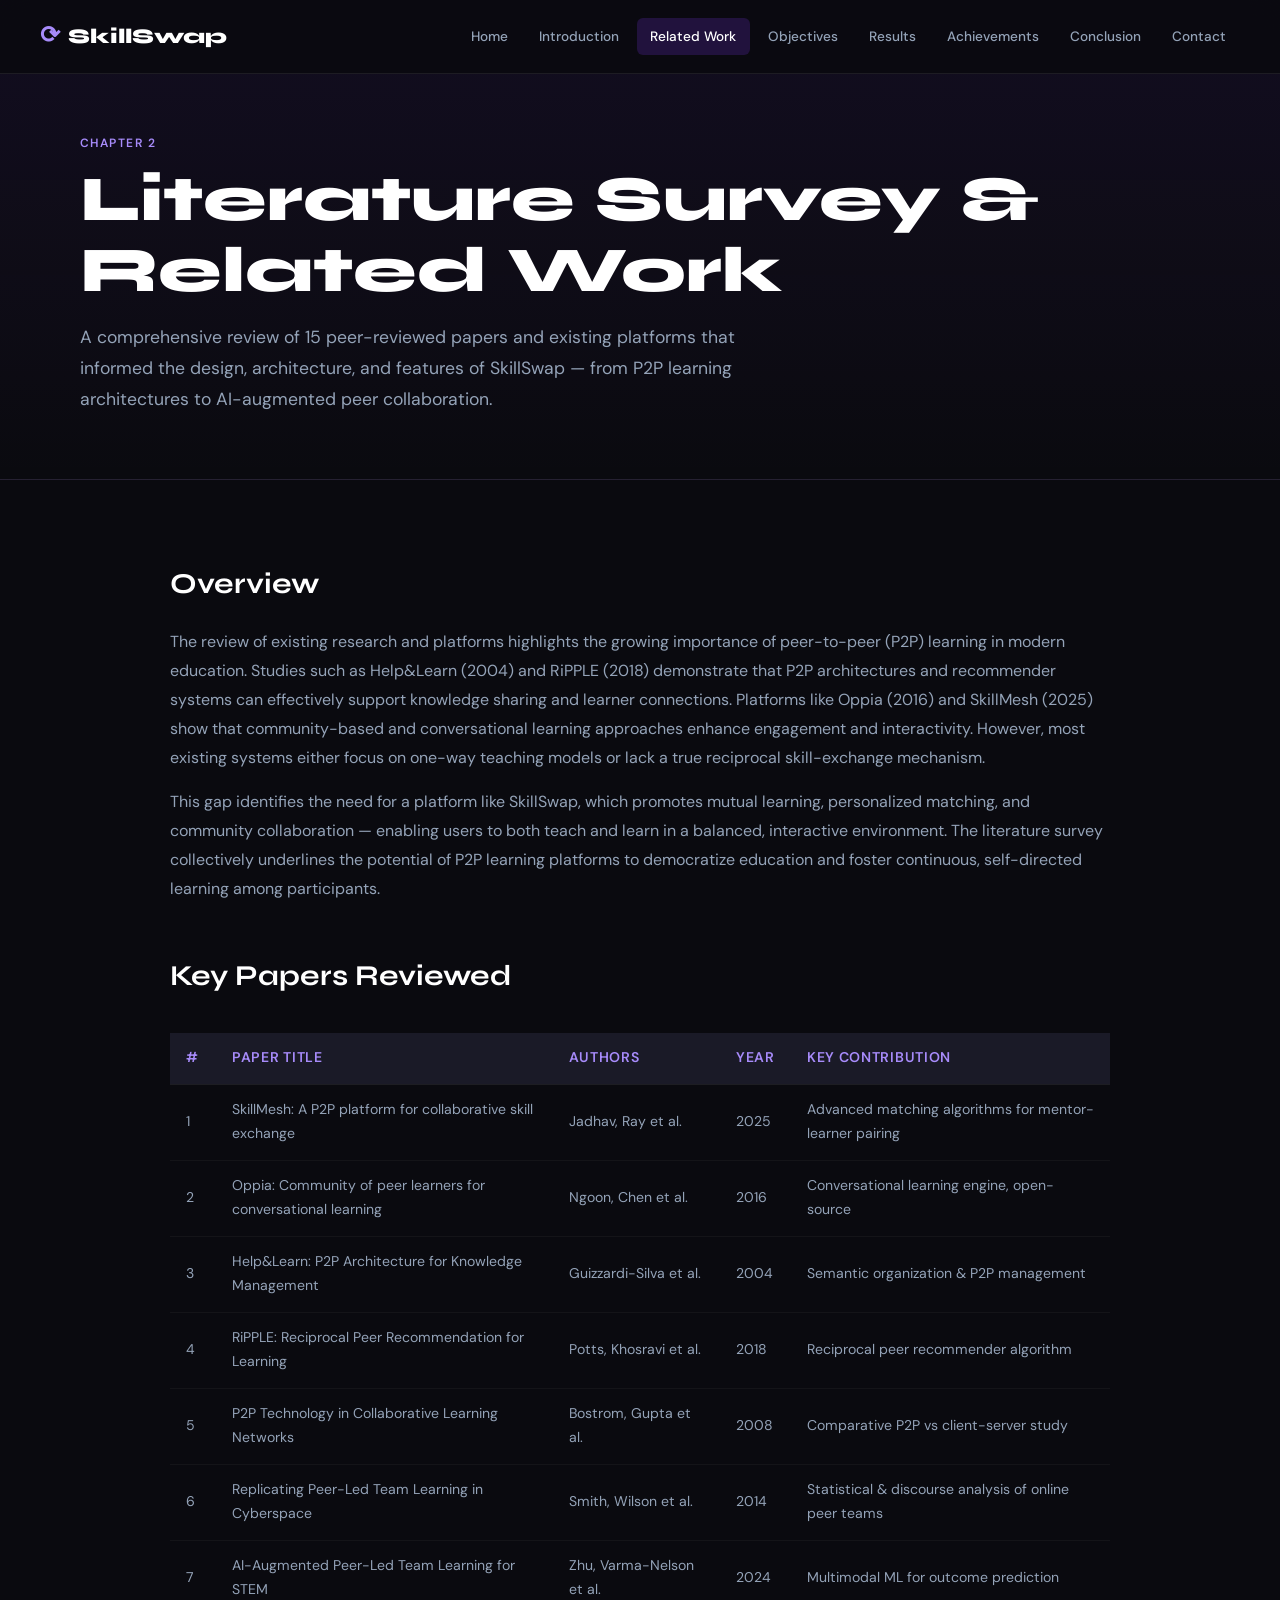
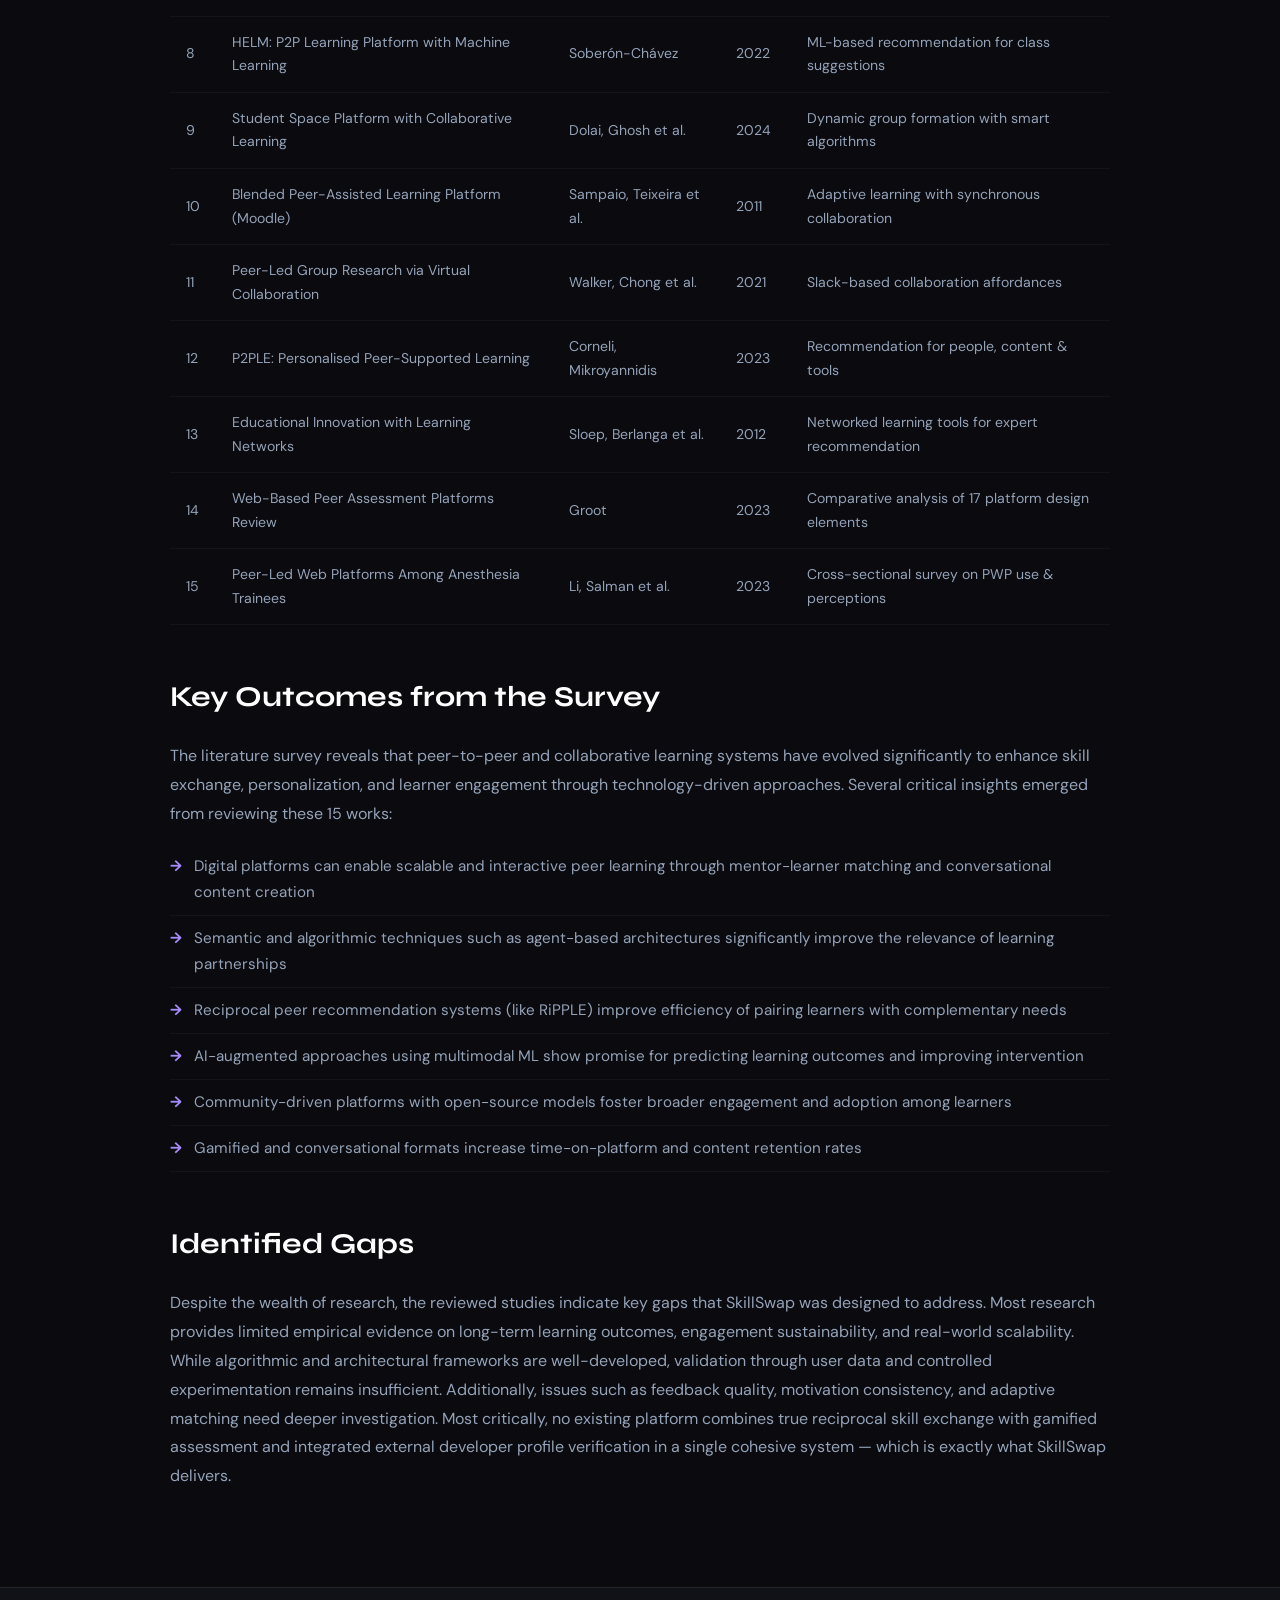
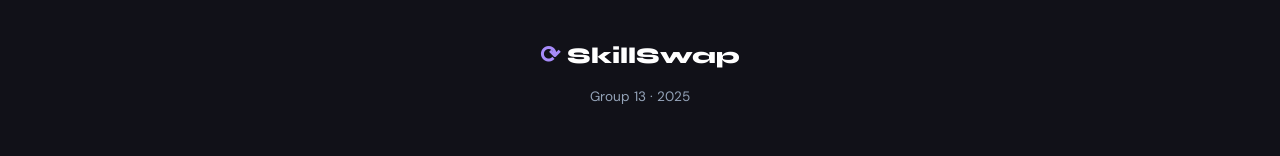
<file: related-work.html>
<!DOCTYPE html>
<html lang="en">
<head>
  <meta charset="UTF-8" /><meta name="viewport" content="width=device-width, initial-scale=1.0"/>
  <title>Related Work — SkillSwap</title>
  <link rel="stylesheet" href="style.css" />
  <link href="https://fonts.googleapis.com/css2?family=Syne:wght@400;600;700;800&family=DM+Sans:ital,wght@0,300;0,400;0,500;1,300&display=swap" rel="stylesheet"/>
</head>
<body>
  <nav class="navbar" id="navbar">
    <div class="nav-brand"><span class="brand-icon">⟳</span><span class="brand-text">SkillSwap</span></div>
    <ul class="nav-links">
      <li><a href="index.html">Home</a></li>
      <li><a href="introduction.html">Introduction</a></li>
      <li><a href="related-work.html" class="active">Related Work</a></li>
      <li><a href="objectives.html">Objectives</a></li>
      <li><a href="results.html">Results</a></li>
      <li><a href="achievements.html">Achievements</a></li>
      <li><a href="conclusion.html">Conclusion</a></li>
      <li><a href="contact.html">Contact</a></li>
    </ul>
    <div class="nav-toggle" id="navToggle">&#9776;</div>
  </nav>

  <div class="page-hero">
    <span class="page-hero-label">Chapter 2</span>
    <h1>Literature Survey &amp; Related Work</h1>
    <p class="lead">A comprehensive review of 15 peer-reviewed papers and existing platforms that informed the design, architecture, and features of SkillSwap — from P2P learning architectures to AI-augmented peer collaboration.</p>
  </div>

  <div class="page-content">

    <h2>Overview</h2>
    <p>The review of existing research and platforms highlights the growing importance of peer-to-peer (P2P) learning in modern education. Studies such as Help&amp;Learn (2004) and RiPPLE (2018) demonstrate that P2P architectures and recommender systems can effectively support knowledge sharing and learner connections. Platforms like Oppia (2016) and SkillMesh (2025) show that community-based and conversational learning approaches enhance engagement and interactivity. However, most existing systems either focus on one-way teaching models or lack a true reciprocal skill-exchange mechanism.</p>
    <p>This gap identifies the need for a platform like SkillSwap, which promotes mutual learning, personalized matching, and community collaboration — enabling users to both teach and learn in a balanced, interactive environment. The literature survey collectively underlines the potential of P2P learning platforms to democratize education and foster continuous, self-directed learning among participants.</p>

    <h2>Key Papers Reviewed</h2>
    <table class="paper-table">
      <thead>
        <tr>
          <th>#</th>
          <th>Paper Title</th>
          <th>Authors</th>
          <th>Year</th>
          <th>Key Contribution</th>
        </tr>
      </thead>
      <tbody>
        <tr><td>1</td><td>SkillMesh: A P2P platform for collaborative skill exchange</td><td>Jadhav, Ray et al.</td><td>2025</td><td>Advanced matching algorithms for mentor-learner pairing</td></tr>
        <tr><td>2</td><td>Oppia: Community of peer learners for conversational learning</td><td>Ngoon, Chen et al.</td><td>2016</td><td>Conversational learning engine, open-source</td></tr>
        <tr><td>3</td><td>Help&amp;Learn: P2P Architecture for Knowledge Management</td><td>Guizzardi-Silva et al.</td><td>2004</td><td>Semantic organization &amp; P2P management</td></tr>
        <tr><td>4</td><td>RiPPLE: Reciprocal Peer Recommendation for Learning</td><td>Potts, Khosravi et al.</td><td>2018</td><td>Reciprocal peer recommender algorithm</td></tr>
        <tr><td>5</td><td>P2P Technology in Collaborative Learning Networks</td><td>Bostrom, Gupta et al.</td><td>2008</td><td>Comparative P2P vs client-server study</td></tr>
        <tr><td>6</td><td>Replicating Peer-Led Team Learning in Cyberspace</td><td>Smith, Wilson et al.</td><td>2014</td><td>Statistical &amp; discourse analysis of online peer teams</td></tr>
        <tr><td>7</td><td>AI-Augmented Peer-Led Team Learning for STEM</td><td>Zhu, Varma-Nelson et al.</td><td>2024</td><td>Multimodal ML for outcome prediction</td></tr>
        <tr><td>8</td><td>HELM: P2P Learning Platform with Machine Learning</td><td>Soberón-Chávez</td><td>2022</td><td>ML-based recommendation for class suggestions</td></tr>
        <tr><td>9</td><td>Student Space Platform with Collaborative Learning</td><td>Dolai, Ghosh et al.</td><td>2024</td><td>Dynamic group formation with smart algorithms</td></tr>
        <tr><td>10</td><td>Blended Peer-Assisted Learning Platform (Moodle)</td><td>Sampaio, Teixeira et al.</td><td>2011</td><td>Adaptive learning with synchronous collaboration</td></tr>
        <tr><td>11</td><td>Peer-Led Group Research via Virtual Collaboration</td><td>Walker, Chong et al.</td><td>2021</td><td>Slack-based collaboration affordances</td></tr>
        <tr><td>12</td><td>P2PLE: Personalised Peer-Supported Learning</td><td>Corneli, Mikroyannidis</td><td>2023</td><td>Recommendation for people, content &amp; tools</td></tr>
        <tr><td>13</td><td>Educational Innovation with Learning Networks</td><td>Sloep, Berlanga et al.</td><td>2012</td><td>Networked learning tools for expert recommendation</td></tr>
        <tr><td>14</td><td>Web-Based Peer Assessment Platforms Review</td><td>Groot</td><td>2023</td><td>Comparative analysis of 17 platform design elements</td></tr>
        <tr><td>15</td><td>Peer-Led Web Platforms Among Anesthesia Trainees</td><td>Li, Salman et al.</td><td>2023</td><td>Cross-sectional survey on PWP use &amp; perceptions</td></tr>
      </tbody>
    </table>

    <h2>Key Outcomes from the Survey</h2>
    <p>The literature survey reveals that peer-to-peer and collaborative learning systems have evolved significantly to enhance skill exchange, personalization, and learner engagement through technology-driven approaches. Several critical insights emerged from reviewing these 15 works:</p>
    <ul>
      <li>Digital platforms can enable scalable and interactive peer learning through mentor-learner matching and conversational content creation</li>
      <li>Semantic and algorithmic techniques such as agent-based architectures significantly improve the relevance of learning partnerships</li>
      <li>Reciprocal peer recommendation systems (like RiPPLE) improve efficiency of pairing learners with complementary needs</li>
      <li>AI-augmented approaches using multimodal ML show promise for predicting learning outcomes and improving intervention</li>
      <li>Community-driven platforms with open-source models foster broader engagement and adoption among learners</li>
      <li>Gamified and conversational formats increase time-on-platform and content retention rates</li>
    </ul>

    <h2>Identified Gaps</h2>
    <p>Despite the wealth of research, the reviewed studies indicate key gaps that SkillSwap was designed to address. Most research provides limited empirical evidence on long-term learning outcomes, engagement sustainability, and real-world scalability. While algorithmic and architectural frameworks are well-developed, validation through user data and controlled experimentation remains insufficient. Additionally, issues such as feedback quality, motivation consistency, and adaptive matching need deeper investigation. Most critically, no existing platform combines true reciprocal skill exchange with gamified assessment and integrated external developer profile verification in a single cohesive system — which is exactly what SkillSwap delivers.</p>

  </div>

  <footer class="footer">
    <div class="footer-inner">
      <div class="footer-brand"><span class="brand-icon">⟳</span> SkillSwap</div>
      <p class="footer-sub">Group 13 · 2025</p>
    </div>
  </footer>
  <script src="main.js"></script>
</body>
</html>
</file>
<file: style.css>
/* ===== RESET & ROOT ===== */
*, *::before, *::after { box-sizing: border-box; margin: 0; padding: 0; }

:root {
  --purple: #7c3aed;
  --purple-light: #a78bfa;
  --purple-dark: #4c1d95;
  --pink: #ec4899;
  --teal: #14b8a6;
  --yellow: #f59e0b;
  --bg: #0a0a0f;
  --bg2: #111118;
  --bg3: #1a1a27;
  --border: rgba(255,255,255,0.08);
  --text: #e2e8f0;
  --text-muted: #94a3b8;
  --white: #ffffff;
  --font-display: 'Syne', sans-serif;
  --font-body: 'DM Sans', sans-serif;
}

html { scroll-behavior: smooth; }

body {
  font-family: var(--font-body);
  background: var(--bg);
  color: var(--text);
  line-height: 1.7;
  overflow-x: hidden;
}

/* ===== NAVBAR ===== */
.navbar {
  position: fixed; top: 0; left: 0; right: 0; z-index: 100;
  display: flex; align-items: center; justify-content: space-between;
  padding: 1rem 2.5rem;
  background: rgba(10, 10, 15, 0.85);
  backdrop-filter: blur(16px);
  border-bottom: 1px solid var(--border);
  transition: all 0.3s;
}
.navbar.scrolled { padding: 0.7rem 2.5rem; }

.nav-brand {
  display: flex; align-items: center; gap: 0.5rem;
  font-family: var(--font-display);
  font-size: 1.3rem; font-weight: 800;
  color: var(--white); text-decoration: none;
}
.brand-icon { color: var(--purple-light); font-size: 1.5rem; }

.nav-links {
  display: flex; list-style: none; gap: 0.25rem;
}
.nav-links a {
  display: block; padding: 0.45rem 0.85rem;
  font-size: 0.85rem; font-weight: 500;
  color: var(--text-muted); text-decoration: none;
  border-radius: 6px; transition: all 0.2s;
}
.nav-links a:hover, .nav-links a.active {
  color: var(--white);
  background: rgba(124,58,237,0.2);
}

.nav-toggle {
  display: none; font-size: 1.5rem; cursor: pointer; color: var(--text);
}

/* ===== HERO ===== */
.hero {
  min-height: 100vh;
  display: grid; grid-template-columns: 1fr 1fr;
  align-items: center; gap: 3rem;
  padding: 8rem 5rem 5rem;
  position: relative; overflow: hidden;
}

.hero-bg { position: absolute; inset: 0; pointer-events: none; z-index: 0; }
.orb {
  position: absolute; border-radius: 50%;
  filter: blur(80px); opacity: 0.35;
  animation: float 8s ease-in-out infinite;
}
.orb1 { width: 500px; height: 500px; background: var(--purple); top: -100px; left: -100px; animation-delay: 0s; }
.orb2 { width: 400px; height: 400px; background: var(--pink); bottom: -100px; right: 10%; animation-delay: -3s; }
.orb3 { width: 300px; height: 300px; background: var(--teal); top: 30%; left: 40%; animation-delay: -5s; }

@keyframes float {
  0%, 100% { transform: translateY(0) scale(1); }
  50% { transform: translateY(-30px) scale(1.05); }
}

.grid-lines {
  position: absolute; inset: 0;
  background-image:
    linear-gradient(rgba(255,255,255,0.02) 1px, transparent 1px),
    linear-gradient(90deg, rgba(255,255,255,0.02) 1px, transparent 1px);
  background-size: 60px 60px;
}

.hero-content { position: relative; z-index: 1; }

.hero-badge {
  display: inline-block; padding: 0.35rem 1rem;
  background: rgba(124,58,237,0.2);
  border: 1px solid rgba(124,58,237,0.4);
  border-radius: 100px; font-size: 0.8rem;
  color: var(--purple-light); font-weight: 500;
  margin-bottom: 1.5rem; letter-spacing: 0.05em;
  text-transform: uppercase;
}

.hero-title {
  font-family: var(--font-display);
  font-size: clamp(4rem, 8vw, 7rem);
  font-weight: 800; line-height: 0.95;
  display: block;
}
.title-line { display: block; color: var(--white); }
.title-line.accent {
  color: transparent;
  -webkit-text-stroke: 2px var(--purple-light);
  letter-spacing: -0.02em;
}

.hero-tagline {
  font-family: var(--font-display);
  font-size: 1.1rem; font-weight: 600;
  color: var(--purple-light); margin: 1rem 0 1.25rem;
  letter-spacing: 0.08em; text-transform: uppercase;
}

.hero-desc { font-size: 1.05rem; color: var(--text-muted); max-width: 520px; margin-bottom: 2rem; }

.hero-cta { display: flex; gap: 1rem; flex-wrap: wrap; margin-bottom: 2.5rem; }

.btn-primary {
  padding: 0.8rem 1.8rem; border-radius: 8px;
  background: var(--purple); color: var(--white);
  font-weight: 600; font-family: var(--font-body);
  font-size: 0.95rem; text-decoration: none;
  transition: all 0.25s; border: 2px solid var(--purple);
  cursor: pointer;
}
.btn-primary:hover { background: var(--purple-dark); transform: translateY(-2px); box-shadow: 0 8px 24px rgba(124,58,237,0.4); }

.btn-secondary {
  padding: 0.8rem 1.8rem; border-radius: 8px;
  background: transparent; color: var(--text);
  font-weight: 600; font-size: 0.95rem;
  text-decoration: none; border: 2px solid var(--border);
  transition: all 0.25s;
}
.btn-secondary:hover { border-color: var(--purple-light); color: var(--white); }

.hero-stats { display: flex; align-items: center; gap: 1.5rem; }
.stat { display: flex; flex-direction: column; }
.stat-num { font-family: var(--font-display); font-size: 1.6rem; font-weight: 800; color: var(--white); }
.stat-label { font-size: 0.75rem; color: var(--text-muted); text-transform: uppercase; letter-spacing: 0.05em; }
.stat-divider { width: 1px; height: 40px; background: var(--border); }

/* Mockup */
.hero-mockup { position: relative; z-index: 1; }
.mockup-frame {
  border-radius: 16px; overflow: hidden;
  border: 1px solid var(--border);
  box-shadow: 0 40px 80px rgba(0,0,0,0.6), 0 0 0 1px rgba(124,58,237,0.2);
  background: var(--bg2);
  transform: perspective(1000px) rotateY(-8deg) rotateX(2deg);
  transition: transform 0.4s;
}
.mockup-frame:hover { transform: perspective(1000px) rotateY(-2deg) rotateX(1deg); }
.mockup-bar {
  display: flex; gap: 6px; padding: 12px 16px;
  background: var(--bg3); border-bottom: 1px solid var(--border);
}
.mockup-bar span {
  width: 12px; height: 12px; border-radius: 50%;
  background: rgba(255,255,255,0.15);
}
.mockup-bar span:nth-child(1) { background: #ff5f57; }
.mockup-bar span:nth-child(2) { background: #febc2e; }
.mockup-bar span:nth-child(3) { background: #28c840; }
.mockup-frame img { width: 100%; display: block; }

/* ===== FEATURES STRIP ===== */
.features-strip {
  display: flex; flex-wrap: wrap; justify-content: center;
  gap: 0; border-top: 1px solid var(--border);
  border-bottom: 1px solid var(--border);
  background: var(--bg2);
}
.feature-item {
  display: flex; align-items: center; gap: 0.6rem;
  padding: 1rem 2rem; font-size: 0.9rem; font-weight: 500;
  color: var(--text-muted); border-right: 1px solid var(--border);
  transition: all 0.2s;
}
.feature-item:last-child { border-right: none; }
.feature-item:hover { color: var(--white); background: rgba(124,58,237,0.1); }
.feat-icon { font-size: 1.1rem; }

/* ===== SECTIONS ===== */
.section {
  padding: 6rem 5rem; position: relative;
}

.section-header { text-align: center; margin-bottom: 3.5rem; }
.section-label {
  display: inline-block; font-size: 0.75rem; font-weight: 600;
  letter-spacing: 0.12em; text-transform: uppercase;
  color: var(--purple-light); margin-bottom: 0.75rem;
}
.section-header h2 {
  font-family: var(--font-display);
  font-size: clamp(2rem, 4vw, 2.8rem); font-weight: 800;
  color: var(--white);
}

/* ===== CARDS GRID ===== */
.cards-grid {
  display: grid; grid-template-columns: repeat(2, 1fr);
  gap: 1.5rem; max-width: 1100px; margin: 0 auto;
}
.card {
  border-radius: 16px; padding: 2.5rem;
  border: 1px solid var(--border); position: relative;
  overflow: hidden; transition: transform 0.3s, box-shadow 0.3s;
}
.card:hover { transform: translateY(-4px); box-shadow: 0 20px 60px rgba(0,0,0,0.4); }
.card-purple { background: linear-gradient(135deg, rgba(124,58,237,0.15), rgba(76,29,149,0.08)); border-color: rgba(124,58,237,0.25); }
.card-pink { background: linear-gradient(135deg, rgba(236,72,153,0.15), rgba(157,23,77,0.08)); border-color: rgba(236,72,153,0.25); }
.card-teal { background: linear-gradient(135deg, rgba(20,184,166,0.15), rgba(13,148,136,0.08)); border-color: rgba(20,184,166,0.25); }
.card-dark { background: var(--bg3); border-color: var(--border); }
.card-num {
  font-family: var(--font-display); font-size: 3rem; font-weight: 800;
  color: rgba(255,255,255,0.06); position: absolute; top: 1rem; right: 1.5rem;
  line-height: 1;
}
.card h3 { font-family: var(--font-display); font-size: 1.2rem; font-weight: 700; color: var(--white); margin-bottom: 0.75rem; }
.card p { font-size: 0.95rem; color: var(--text-muted); line-height: 1.7; }

/* ===== TECH GRID ===== */
.tech-section { background: var(--bg2); }
.tech-grid {
  display: flex; flex-wrap: wrap; justify-content: center; gap: 1.5rem;
  max-width: 800px; margin: 0 auto;
}
.tech-card {
  display: flex; flex-direction: column; align-items: center; gap: 0.75rem;
  padding: 1.5rem 2rem; border-radius: 12px;
  background: var(--bg3); border: 1px solid var(--border);
  min-width: 110px; transition: all 0.3s; cursor: default;
}
.tech-card:hover { border-color: var(--purple-light); transform: translateY(-4px); }
.tech-logo {
  width: 48px; height: 48px; border-radius: 10px;
  display: flex; align-items: center; justify-content: center;
  font-size: 1.4rem; font-weight: 700;
}
.react-logo { background: rgba(97,218,251,0.15); color: #61dafb; }
.node-logo { background: rgba(104,159,56,0.15); color: #68a038; }
.express-logo { background: rgba(255,255,255,0.08); color: var(--white); font-size: 1rem; }
.supa-logo { background: rgba(62,207,142,0.15); color: #3ecf8e; font-size: 1rem; }
.mongo-logo { background: rgba(77,179,61,0.15); color: #4db33d; }
.vercel-logo { background: rgba(255,255,255,0.08); color: var(--white); }
.tech-card span { font-size: 0.85rem; font-weight: 600; color: var(--text-muted); }

/* ===== NAV HUB ===== */
.nav-hub-grid {
  display: grid; grid-template-columns: repeat(3, 1fr);
  gap: 1.25rem; max-width: 1100px; margin: 0 auto;
}
.nav-hub-card {
  display: block; padding: 2rem; border-radius: 14px;
  background: var(--bg3); border: 1px solid var(--border);
  text-decoration: none; position: relative;
  transition: all 0.3s; overflow: hidden;
}
.nav-hub-card::before {
  content: ''; position: absolute; inset: 0;
  background: linear-gradient(135deg, rgba(124,58,237,0.1), transparent);
  opacity: 0; transition: opacity 0.3s;
}
.nav-hub-card:hover::before { opacity: 1; }
.nav-hub-card:hover { border-color: rgba(124,58,237,0.4); transform: translateY(-3px); }
.hub-icon { font-size: 1.8rem; display: block; margin-bottom: 0.75rem; }
.nav-hub-card h3 { font-family: var(--font-display); font-size: 1.1rem; font-weight: 700; color: var(--white); margin-bottom: 0.4rem; }
.nav-hub-card p { font-size: 0.85rem; color: var(--text-muted); margin-bottom: 1.25rem; }
.hub-arrow { color: var(--purple-light); font-size: 1.2rem; font-weight: 700; }

/* ===== PAGE CONTENT ===== */
.page-hero {
  padding: 8rem 5rem 4rem;
  background: linear-gradient(180deg, rgba(124,58,237,0.08) 0%, transparent 100%);
  border-bottom: 1px solid var(--border);
}
.page-hero-label {
  display: inline-block; font-size: 0.75rem; font-weight: 600;
  letter-spacing: 0.12em; text-transform: uppercase;
  color: var(--purple-light); margin-bottom: 0.75rem;
}
.page-hero h1 {
  font-family: var(--font-display); font-size: clamp(2.5rem, 5vw, 4rem);
  font-weight: 800; color: var(--white); line-height: 1.1;
  margin-bottom: 1rem;
}
.page-hero .lead {
  font-size: 1.1rem; color: var(--text-muted); max-width: 680px; line-height: 1.75;
}

.page-content {
  padding: 5rem; max-width: 1100px; margin: 0 auto;
}
.page-content h2 {
  font-family: var(--font-display); font-size: 1.8rem; font-weight: 700;
  color: var(--white); margin: 3rem 0 1.25rem;
}
.page-content h2:first-child { margin-top: 0; }
.page-content p {
  font-size: 1rem; color: var(--text-muted); line-height: 1.8; margin-bottom: 1rem;
}
.page-content ul { list-style: none; margin: 1rem 0 1.5rem; }
.page-content ul li {
  padding: 0.6rem 0; padding-left: 1.5rem;
  color: var(--text-muted); font-size: 0.95rem; position: relative;
  border-bottom: 1px solid rgba(255,255,255,0.04);
}
.page-content ul li::before {
  content: '→'; position: absolute; left: 0; color: var(--purple-light); font-weight: 700;
}

.highlight-box {
  background: linear-gradient(135deg, rgba(124,58,237,0.12), rgba(236,72,153,0.08));
  border: 1px solid rgba(124,58,237,0.25);
  border-radius: 16px; padding: 2rem; margin: 2rem 0;
}
.highlight-box p { color: var(--text); margin: 0; }

/* ===== OBJECTIVE CARDS ===== */
.obj-grid {
  display: grid; grid-template-columns: repeat(2, 1fr); gap: 1.25rem;
  margin: 2rem 0;
}
.obj-card {
  padding: 1.75rem; border-radius: 14px;
  background: var(--bg3); border: 1px solid var(--border);
}
.obj-num {
  font-family: var(--font-display); font-size: 0.75rem; font-weight: 700;
  color: var(--purple-light); letter-spacing: 0.1em;
  text-transform: uppercase; margin-bottom: 0.5rem;
}
.obj-card h3 { font-family: var(--font-display); font-size: 1rem; font-weight: 700; color: var(--white); margin-bottom: 0.5rem; }
.obj-card p { font-size: 0.9rem; color: var(--text-muted); }

/* ===== RESULTS ===== */
.results-gallery {
  display: grid; grid-template-columns: 1fr 1fr; gap: 2rem; margin: 2rem 0;
}
.result-item {
  border-radius: 14px; overflow: hidden;
  border: 1px solid var(--border); background: var(--bg3);
}
.result-item img { width: 100%; display: block; }
.result-caption { padding: 1rem 1.25rem; }
.result-caption strong { color: var(--white); font-size: 0.9rem; display: block; margin-bottom: 0.25rem; }
.result-caption span { font-size: 0.82rem; color: var(--text-muted); }

/* ===== PAPER TABLE ===== */
.paper-table {
  width: 100%; border-collapse: collapse; margin: 2rem 0;
  font-size: 0.88rem;
}
.paper-table th {
  background: var(--bg3); padding: 0.85rem 1rem;
  text-align: left; color: var(--purple-light);
  font-weight: 600; letter-spacing: 0.05em; text-transform: uppercase;
  border-bottom: 1px solid var(--border);
}
.paper-table td {
  padding: 0.85rem 1rem; color: var(--text-muted);
  border-bottom: 1px solid rgba(255,255,255,0.04);
}
.paper-table tr:hover td { background: rgba(124,58,237,0.05); color: var(--text); }

/* ===== ACHIEVEMENT CARDS ===== */
.ach-grid {
  display: grid; grid-template-columns: repeat(3, 1fr); gap: 1.25rem;
  margin: 2rem 0;
}
.ach-card {
  padding: 2rem; border-radius: 14px;
  background: var(--bg3); border: 1px solid var(--border);
  text-align: center; transition: all 0.3s;
}
.ach-card:hover { border-color: rgba(124,58,237,0.4); transform: translateY(-3px); }
.ach-icon { font-size: 2.5rem; margin-bottom: 0.75rem; display: block; }
.ach-card h3 { font-family: var(--font-display); font-size: 1rem; font-weight: 700; color: var(--white); margin-bottom: 0.4rem; }
.ach-card p { font-size: 0.85rem; color: var(--text-muted); }

/* ===== CONTACT ===== */
.contact-grid { display: grid; grid-template-columns: 1fr 1fr; gap: 3rem; margin-top: 2rem; }
.contact-info h3 { font-family: var(--font-display); font-size: 1.3rem; font-weight: 700; color: var(--white); margin-bottom: 1rem; }
.contact-info p { font-size: 0.95rem; color: var(--text-muted); margin-bottom: 1.5rem; }
.contact-link {
  display: flex; align-items: center; gap: 0.75rem;
  padding: 1rem 1.25rem; border-radius: 10px;
  background: var(--bg3); border: 1px solid var(--border);
  color: var(--text); text-decoration: none; font-size: 0.9rem;
  margin-bottom: 0.75rem; transition: all 0.2s;
}
.contact-link:hover { border-color: var(--purple-light); color: var(--white); }
.contact-link-icon { font-size: 1.2rem; }

.team-grid { display: grid; grid-template-columns: 1fr 1fr; gap: 1rem; }
.team-card {
  padding: 1.25rem; border-radius: 12px;
  background: var(--bg3); border: 1px solid var(--border);
}
.team-avatar {
  width: 48px; height: 48px; border-radius: 50%;
  background: linear-gradient(135deg, var(--purple), var(--pink));
  display: flex; align-items: center; justify-content: center;
  font-family: var(--font-display); font-weight: 800;
  color: var(--white); font-size: 1.1rem; margin-bottom: 0.75rem;
}
.team-card h4 { font-family: var(--font-display); font-size: 0.95rem; font-weight: 700; color: var(--white); margin-bottom: 0.2rem; }
.team-card span { font-size: 0.8rem; color: var(--text-muted); }

/* ===== FOOTER ===== */
.footer {
  border-top: 1px solid var(--border);
  background: var(--bg2); text-align: center;
  padding: 3rem 2rem;
}
.footer-inner { max-width: 600px; margin: 0 auto; }
.footer-brand {
  font-family: var(--font-display); font-size: 1.4rem; font-weight: 800;
  color: var(--white); margin-bottom: 0.5rem;
  display: flex; align-items: center; justify-content: center; gap: 0.4rem;
}
.footer-sub { font-size: 0.85rem; color: var(--text-muted); }

/* ===== RESPONSIVE ===== */
@media (max-width: 900px) {
  .hero { grid-template-columns: 1fr; padding: 7rem 2rem 3rem; text-align: center; }
  .hero-desc { margin: 0 auto 2rem; }
  .hero-cta { justify-content: center; }
  .hero-stats { justify-content: center; }
  .hero-mockup { display: none; }
  .section { padding: 4rem 2rem; }
  .cards-grid { grid-template-columns: 1fr; }
  .nav-hub-grid { grid-template-columns: 1fr 1fr; }
  .ach-grid { grid-template-columns: 1fr 1fr; }
  .results-gallery { grid-template-columns: 1fr; }
  .contact-grid { grid-template-columns: 1fr; }
  .page-hero { padding: 7rem 2rem 3rem; }
  .page-content { padding: 3rem 2rem; }
  .obj-grid { grid-template-columns: 1fr; }
  .nav-links { display: none; flex-direction: column; position: absolute; top: 100%; left: 0; right: 0; background: var(--bg2); border-bottom: 1px solid var(--border); padding: 1rem; }
  .nav-links.open { display: flex; }
  .nav-toggle { display: block; }
  .navbar { padding: 1rem 1.5rem; }
  .features-strip { gap: 0; }
  .feature-item { padding: 0.75rem 1rem; font-size: 0.8rem; }
  .team-grid { grid-template-columns: 1fr; }
}

@media (max-width: 600px) {
  .nav-hub-grid { grid-template-columns: 1fr; }
  .ach-grid { grid-template-columns: 1fr; }
  .hero-title { font-size: 3.5rem; }
  .paper-table { font-size: 0.78rem; }
  .paper-table th, .paper-table td { padding: 0.6rem 0.6rem; }
}

/* ===== ANIMATIONS ===== */
.fade-in {
  opacity: 0; transform: translateY(20px);
  animation: fadeInUp 0.6s ease forwards;
}
@keyframes fadeInUp {
  to { opacity: 1; transform: translateY(0); }
}
.delay-1 { animation-delay: 0.1s; }
.delay-2 { animation-delay: 0.2s; }
.delay-3 { animation-delay: 0.3s; }
.delay-4 { animation-delay: 0.4s; }

/* ===== SCROLLBAR ===== */
::-webkit-scrollbar { width: 6px; }
::-webkit-scrollbar-track { background: var(--bg); }
::-webkit-scrollbar-thumb { background: var(--purple-dark); border-radius: 3px; }
</file>
